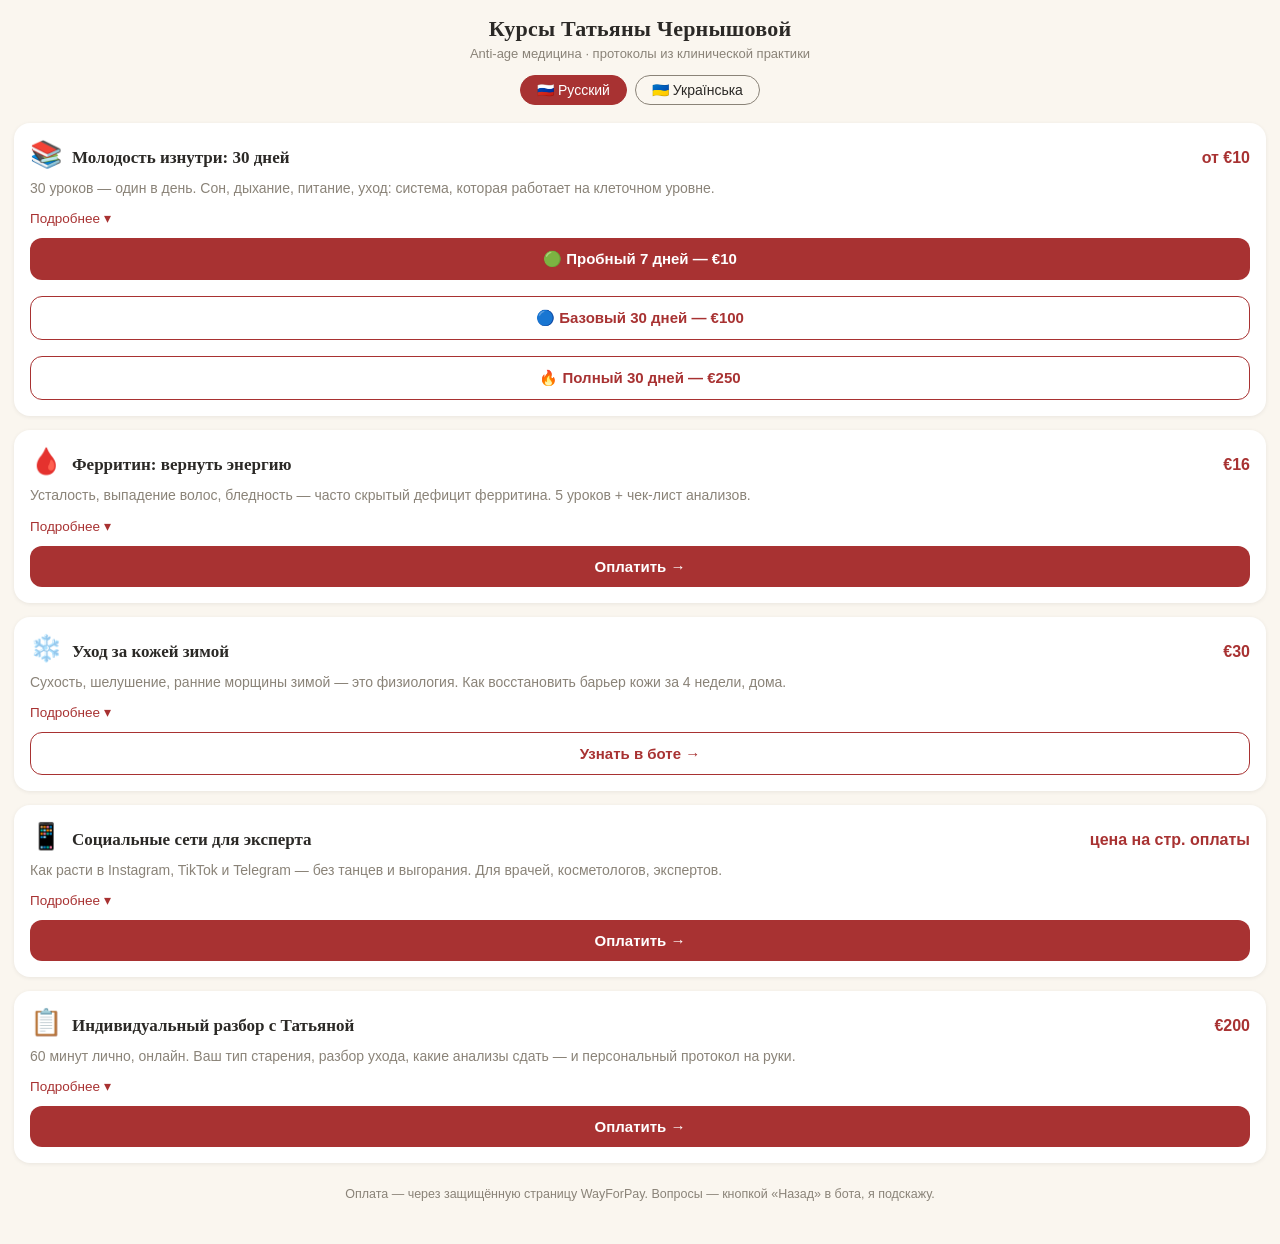
<file: index.html>
<!DOCTYPE html>
<html lang="ru">
<head>
<meta charset="utf-8">
<meta name="viewport" content="width=device-width, initial-scale=1, maximum-scale=1">
<title>Курсы Татьяны Чернышовой</title>
<script src="https://telegram.org/js/telegram-web-app.js"></script>
<style>
  :root {
    --bg: var(--tg-theme-bg-color, #faf6ef);
    --card: var(--tg-theme-secondary-bg-color, #ffffff);
    --text: var(--tg-theme-text-color, #2b2926);
    --hint: var(--tg-theme-hint-color, #8a8378);
    --accent: #a83232;
    --accent-soft: #f3e3e0;
  }
  * { margin: 0; padding: 0; box-sizing: border-box; }
  body {
    font-family: -apple-system, BlinkMacSystemFont, "Segoe UI", Roboto, sans-serif;
    background: var(--bg); color: var(--text);
    padding: 16px 14px 40px;
  }
  header { text-align: center; margin-bottom: 6px; }
  header h1 {
    font-family: Georgia, "Times New Roman", serif;
    font-size: 22px; font-weight: 700; letter-spacing: .2px;
  }
  header p { color: var(--hint); font-size: 13px; margin-top: 4px; }
  .lang {
    display: flex; justify-content: center; gap: 8px; margin: 14px 0 18px;
  }
  .lang button {
    border: 1px solid var(--hint); background: transparent; color: var(--text);
    border-radius: 20px; padding: 6px 16px; font-size: 14px; cursor: pointer;
  }
  .lang button.active { background: var(--accent); border-color: var(--accent); color: #fff; }
  .grid { display: flex; flex-direction: column; gap: 14px; }
  .card {
    background: var(--card); border-radius: 16px; padding: 16px;
    box-shadow: 0 1px 4px rgba(0,0,0,.07);
  }
  .card .top { display: flex; align-items: baseline; gap: 10px; }
  .card .emoji { font-size: 26px; }
  .card h2 {
    font-family: Georgia, serif; font-size: 17px; font-weight: 700; flex: 1;
  }
  .card .price {
    color: var(--accent); font-weight: 700; font-size: 16px; white-space: nowrap;
  }
  .card .desc { color: var(--hint); font-size: 14px; line-height: 1.45; margin: 8px 0 12px; }
  .card details { margin-bottom: 12px; }
  .card summary {
    color: var(--accent); font-size: 13.5px; cursor: pointer; list-style: none;
  }
  .card summary::after { content: " ▾"; }
  .card details[open] summary::after { content: " ▴"; }
  .card .more { font-size: 14px; line-height: 1.5; margin-top: 8px; white-space: pre-line; }
  .buy {
    display: block; width: 100%; text-align: center; text-decoration: none;
    background: var(--accent); color: #fff; font-weight: 600; font-size: 15px;
    padding: 12px; border-radius: 12px; border: none; cursor: pointer;
  }
  .buy.secondary { background: transparent; color: var(--accent); border: 1.5px solid var(--accent); margin-top: 8px; }
  .tariffs { display: flex; flex-direction: column; gap: 8px; }
  .note { text-align: center; color: var(--hint); font-size: 12.5px; margin-top: 22px; line-height: 1.5; }
</style>
</head>
<body>
<header>
  <h1 id="t-title"></h1>
  <p id="t-sub"></p>
</header>
<div class="lang">
  <button id="btn-ru" onclick="setLang('ru')">🇷🇺 Русский</button>
  <button id="btn-ua" onclick="setLang('ua')">🇺🇦 Українська</button>
</div>
<div class="grid" id="grid"></div>
<p class="note" id="t-note"></p>

<script>
const WEBHOOK = "https://script.google.com/macros/s/AKfycbwMvQxzlnc-T01Kk_Ynby0bYBTobC7v_TD0UBe78W0cTe7qoIsgXLCEjj8COL_9DoIwsQ/exec";
const tg = window.Telegram && window.Telegram.WebApp;
if (tg) { tg.ready(); tg.expand(); }

const I18N = {
  ru: {
    title: "Курсы Татьяны Чернышовой",
    sub: "Anti-age медицина · протоколы из клинической практики",
    note: "Оплата — через защищённую страницу WayForPay.\nВопросы — кнопкой «Назад» в бота, я подскажу.",
    buy: "Оплатить",
    open: "Подробнее",
    inbot: "Узнать в боте",
  },
  ua: {
    title: "Курси Тетяни Чернишової",
    sub: "Anti-age медицина · протоколи з клінічної практики",
    note: "Оплата — через захищену сторінку WayForPay.\nПитання — кнопкою «Назад» у бота, я підкажу.",
    buy: "Оплатити",
    open: "Детальніше",
    inbot: "Дізнатися в боті",
  },
};

// Каталог. urls: null => кнопки оплаты нет (пока не настроена) — ведём в бота.
const COURSES = {
  ru: [
    { id: "30days", emoji: "📚", title: "Молодость изнутри: 30 дней", price: "от €10",
      desc: "30 уроков — один в день. Сон, дыхание, питание, уход: система, которая работает на клеточном уровне.",
      more: "Не детокс. Не марафон. Протоколы из клинической практики Татьяны.\n\n🟢 Пробный (7 уроков) — €10\n🔵 Базовый (30 уроков + ответы Татьяны в группе) — €100\n🔥 Полный (+ консультация в начале и в конце) — €250",
      tariffs: [
        { label: "🟢 Пробный 7 дней — €10", url: "https://secure.wayforpay.com/button/b1dfd9c78fe33" },
        { label: "🔵 Базовый 30 дней — €100", url: "https://secure.wayforpay.com/button/b14ba4175039e" },
        { label: "🔥 Полный 30 дней — €250", url: "https://secure.wayforpay.com/button/b3df5a30271ea" },
      ] },
    { id: "ferritin", emoji: "🩸", title: "Ферритин: вернуть энергию", price: "€16",
      desc: "Усталость, выпадение волос, бледность — часто скрытый дефицит ферритина. 5 уроков + чек-лист анализов.",
      more: "— Какие анализы сдать (точные цифры, не «в норме»)\n— Почему БАДы железа часто не работают\n— Как поднять и удержать ферритин\n— Связь с щитовидкой, эстрогенами и кожей",
      url: "https://secure.wayforpay.com/button/b55749e6e1ec8" },
    { id: "winter_skin", emoji: "❄️", title: "Уход за кожей зимой", price: "€30",
      desc: "Сухость, шелушение, ранние морщины зимой — это физиология. Как восстановить барьер кожи за 4 недели, дома.",
      more: "— Какие компоненты в уходе работают, а какие вредят\n— Что есть и пить, чтобы кожа не обезвоживалась\n— 5 уроков + протокол ухода",
      url: null },
    { id: "social", emoji: "📱", title: "Социальные сети для эксперта", price: "цена на стр. оплаты",
      desc: "Как расти в Instagram, TikTok и Telegram — без танцев и выгорания. Для врачей, косметологов, экспертов.",
      more: "— Как выбрать платформу под свою экспертизу\n— Структура контента который реально читают\n— Как монетизировать без агрессивных продаж\n— Алгоритмы 2026",
      url: "https://secure.wayforpay.com/button/b4af6c7878dfb" },
    { id: "consult", emoji: "📋", title: "Индивидуальный разбор с Татьяной", price: "€200",
      desc: "60 минут лично, онлайн. Ваш тип старения, разбор ухода, какие анализы сдать — и персональный протокол на руки.",
      more: "Это не общие рекомендации. Это разбор именно вашего случая:\n— почему уходит тонус, появляются отёки или тусклость\n— что в вашем уходе работает против вас\n— конкретный протокол: питание, сон, уход",
      url: "https://secure.wayforpay.com/page?vkh=69c6e97a-39f8-448f-8277-18f922d1dba8" },
  ],
  ua: [
    { id: "30days", emoji: "📚", title: "Молодість зсередини: 30 днів", price: "від €10",
      desc: "30 уроків — один на день. Сон, дихання, харчування, догляд: система, що працює на клітинному рівні.",
      more: "Не детокс. Не марафон. Протоколи з клінічної практики Тетяни.\n\n🟢 Пробний (7 уроків) — €10\n🔵 Базовий (30 уроків + відповіді Тетяни в групі) — €100\n🔥 Повний (+ консультація на початку і в кінці) — €250",
      tariffs: [
        { label: "🟢 Пробний 7 днів — €10", url: "https://secure.wayforpay.com/button/b1dfd9c78fe33" },
        { label: "🔵 Базовий 30 днів — €100", url: "https://secure.wayforpay.com/button/b14ba4175039e" },
        { label: "🔥 Повний 30 днів — €250", url: "https://secure.wayforpay.com/button/b3df5a30271ea" },
      ] },
    { id: "fascia", emoji: "🧘", title: "Фасціальний біль", price: "1000 грн",
      desc: "Коли болить «усе тіло», а аналізи в нормі. 11 уроків: вправи під кожну зону скутості, валик, дихання.",
      more: "Конкретний покроковий план на 2 тижні:\n— вправи під кожну зону скутості\n— самомасаж валиком\n— техніка дихання, що знімає напругу",
      url: "https://secure.wayforpay.com/button/bfdbad490d98f" },
    { id: "social", emoji: "📱", title: "Соціальні мережі для експерта", price: "ціна на стор. оплати",
      desc: "Як зростати в Instagram, TikTok і Telegram — без танців і вигорання. Для лікарів, косметологів, експертів.",
      more: "— Як обрати платформу під свою експертизу\n— Структура контенту який реально читають\n— Як монетизувати без агресивних продажів\n— Алгоритми 2026",
      url: "https://secure.wayforpay.com/button/b4af6c7878dfb" },
    { id: "book", emoji: "📖", title: "Книга «Склянка води»", price: "ціна на стор. оплати",
      desc: "Про лімфатичну систему, водний баланс і просту систему підтримки тіла. Інструкція, яка працює.",
      more: "— Чому лімфа — головна система детоксу\n— Прості техніки запуску лімфи на 5 хвилин на день\n— Зв'язок водного балансу зі шкірою, енергією, набряками",
      url: "https://secure.wayforpay.com/button/bcaafaf774eaa" },
    { id: "consult", emoji: "📋", title: "Індивідуальний розбір з Тетяною", price: "€200",
      desc: "60 хвилин особисто, онлайн. Ваш тип старіння, розбір догляду, які аналізи здати — і персональний протокол.",
      more: "Це не загальні рекомендації. Це розбір саме вашого випадку:\n— чому йде тонус, з'являються набряки або тьмяність\n— що у вашому догляді працює проти вас\n— конкретний протокол: харчування, сон, догляд",
      url: "https://secure.wayforpay.com/page?vkh=69c6e97a-39f8-448f-8277-18f922d1dba8" },
  ],
};

const BOT_URL = "https://t.me/dr_chernyshova_bot";
let lang = "ru";
const tgLang = tg && tg.initDataUnsafe && tg.initDataUnsafe.user && tg.initDataUnsafe.user.language_code;
if (tgLang && tgLang.startsWith("uk")) lang = "ua";

function track(event, source) {
  try {
    const uid = (tg && tg.initDataUnsafe && tg.initDataUnsafe.user && tg.initDataUnsafe.user.id) || 0;
    fetch(WEBHOOK, {
      method: "POST", mode: "no-cors",
      headers: { "Content-Type": "application/json" },
      body: JSON.stringify({
        timestamp: new Date().toISOString(), record: "event", event: event,
        telegram_id: uid, telegram_username: "", lang: lang, direction: "b2c",
        source: source || "webapp",
      }),
    });
  } catch (e) { /* аналитика не должна ломать витрину */ }
}

function openPay(url, id) {
  track("webapp_pay_" + id);
  if (tg) tg.openLink(url); else window.open(url, "_blank");
}

function setLang(l) {
  lang = l;
  const t = I18N[l];
  document.getElementById("t-title").textContent = t.title;
  document.getElementById("t-sub").textContent = t.sub;
  document.getElementById("t-note").textContent = t.note;
  document.getElementById("btn-ru").className = l === "ru" ? "active" : "";
  document.getElementById("btn-ua").className = l === "ua" ? "active" : "";
  const grid = document.getElementById("grid");
  grid.replaceChildren();

  const el = (tag, cls, text) => {
    const n = document.createElement(tag);
    if (cls) n.className = cls;
    if (text !== undefined) n.textContent = text;
    return n;
  };
  const payBtn = (label, url, id, secondary) => {
    const b = el("button", "buy" + (secondary ? " secondary" : ""), label);
    b.addEventListener("click", () => openPay(url, id));
    return b;
  };

  for (const c of COURSES[l]) {
    const card = el("div", "card");

    const top = el("div", "top");
    top.appendChild(el("span", "emoji", c.emoji));
    top.appendChild(el("h2", null, c.title));
    top.appendChild(el("span", "price", c.price));
    card.appendChild(top);

    card.appendChild(el("p", "desc", c.desc));

    const details = el("details");
    details.appendChild(el("summary", null, t.open));
    details.appendChild(el("div", "more", c.more));
    card.appendChild(details);

    if (c.tariffs) {
      const box = el("div", "tariffs");
      c.tariffs.forEach((tr, i) => box.appendChild(payBtn(tr.label, tr.url, c.id + "_" + i, i > 0)));
      card.appendChild(box);
    } else if (c.url) {
      card.appendChild(payBtn(t.buy + " →", c.url, c.id, false));
    } else {
      const a = el("a", "buy secondary", t.inbot + " →");
      a.href = BOT_URL;
      card.appendChild(a);
    }
    grid.appendChild(card);
  }
}

setLang(lang);
track("webapp_open");
</script>
</body>
</html>
</file>
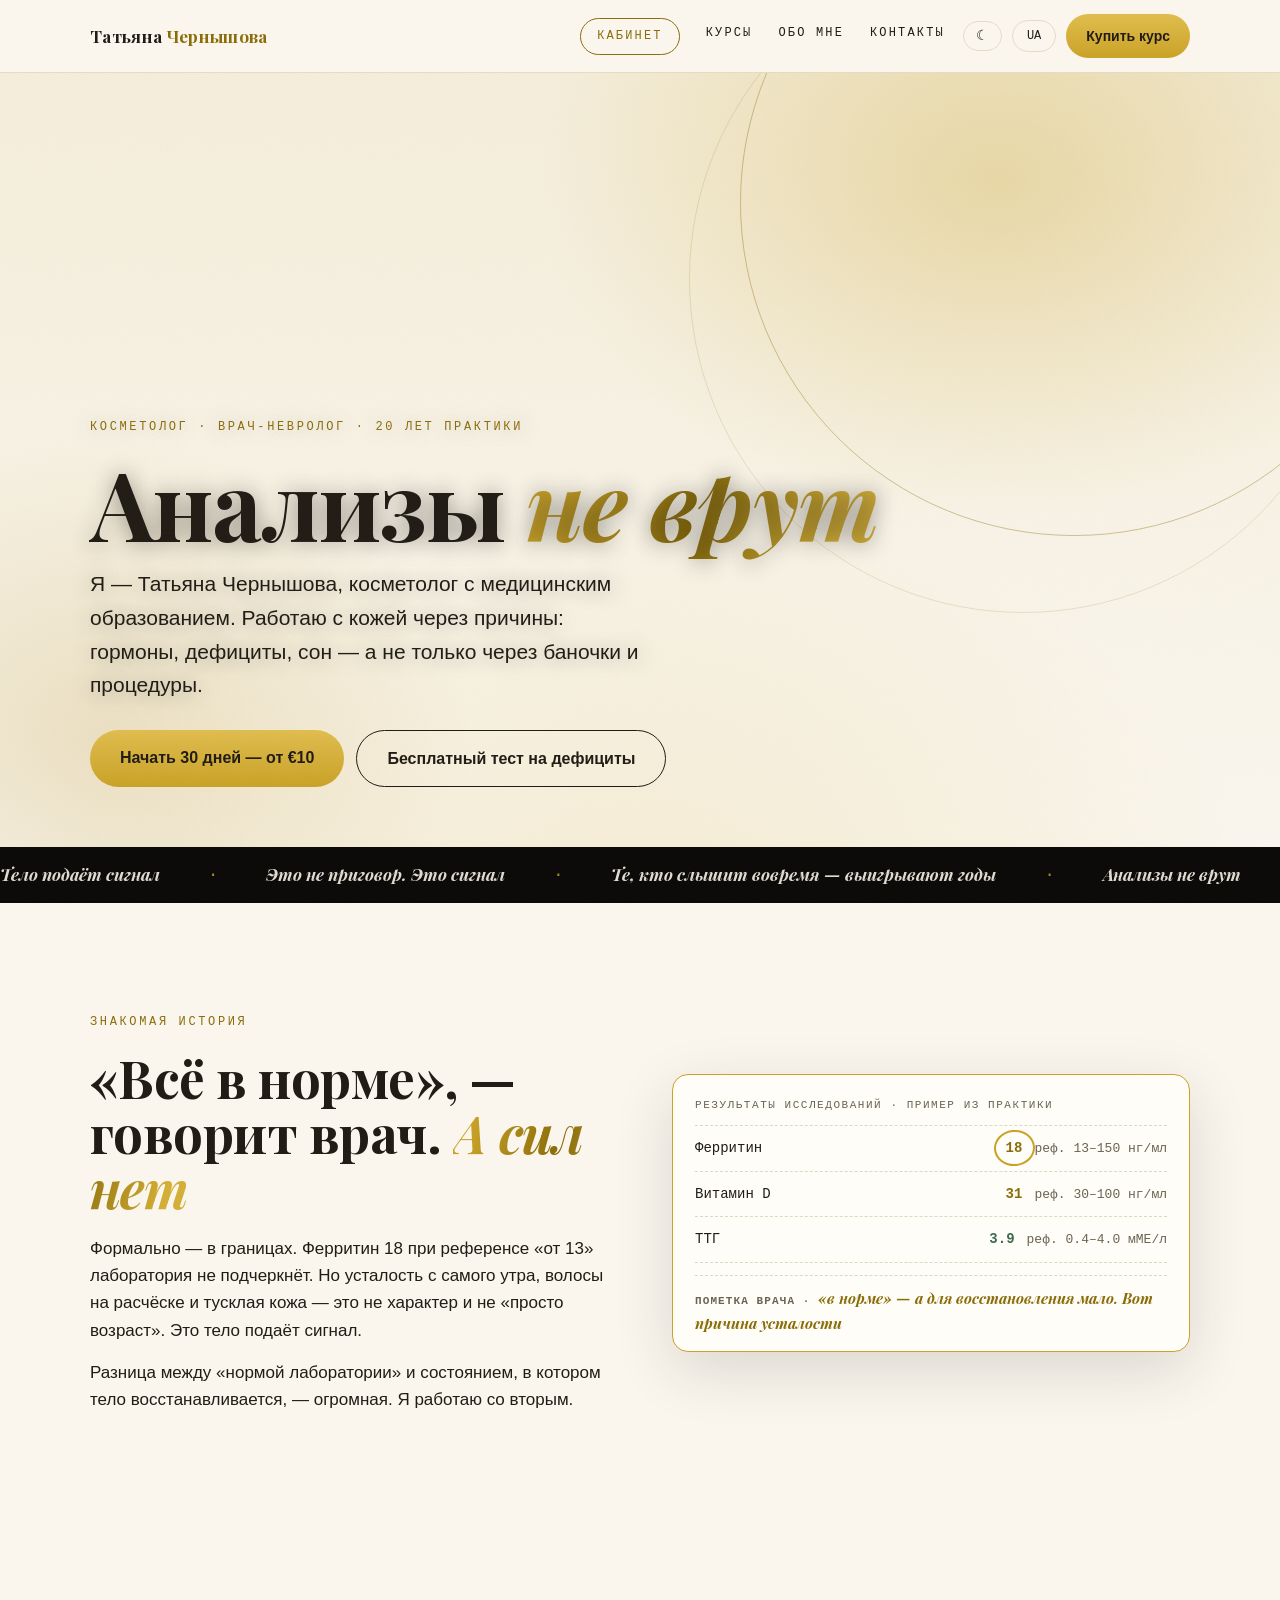
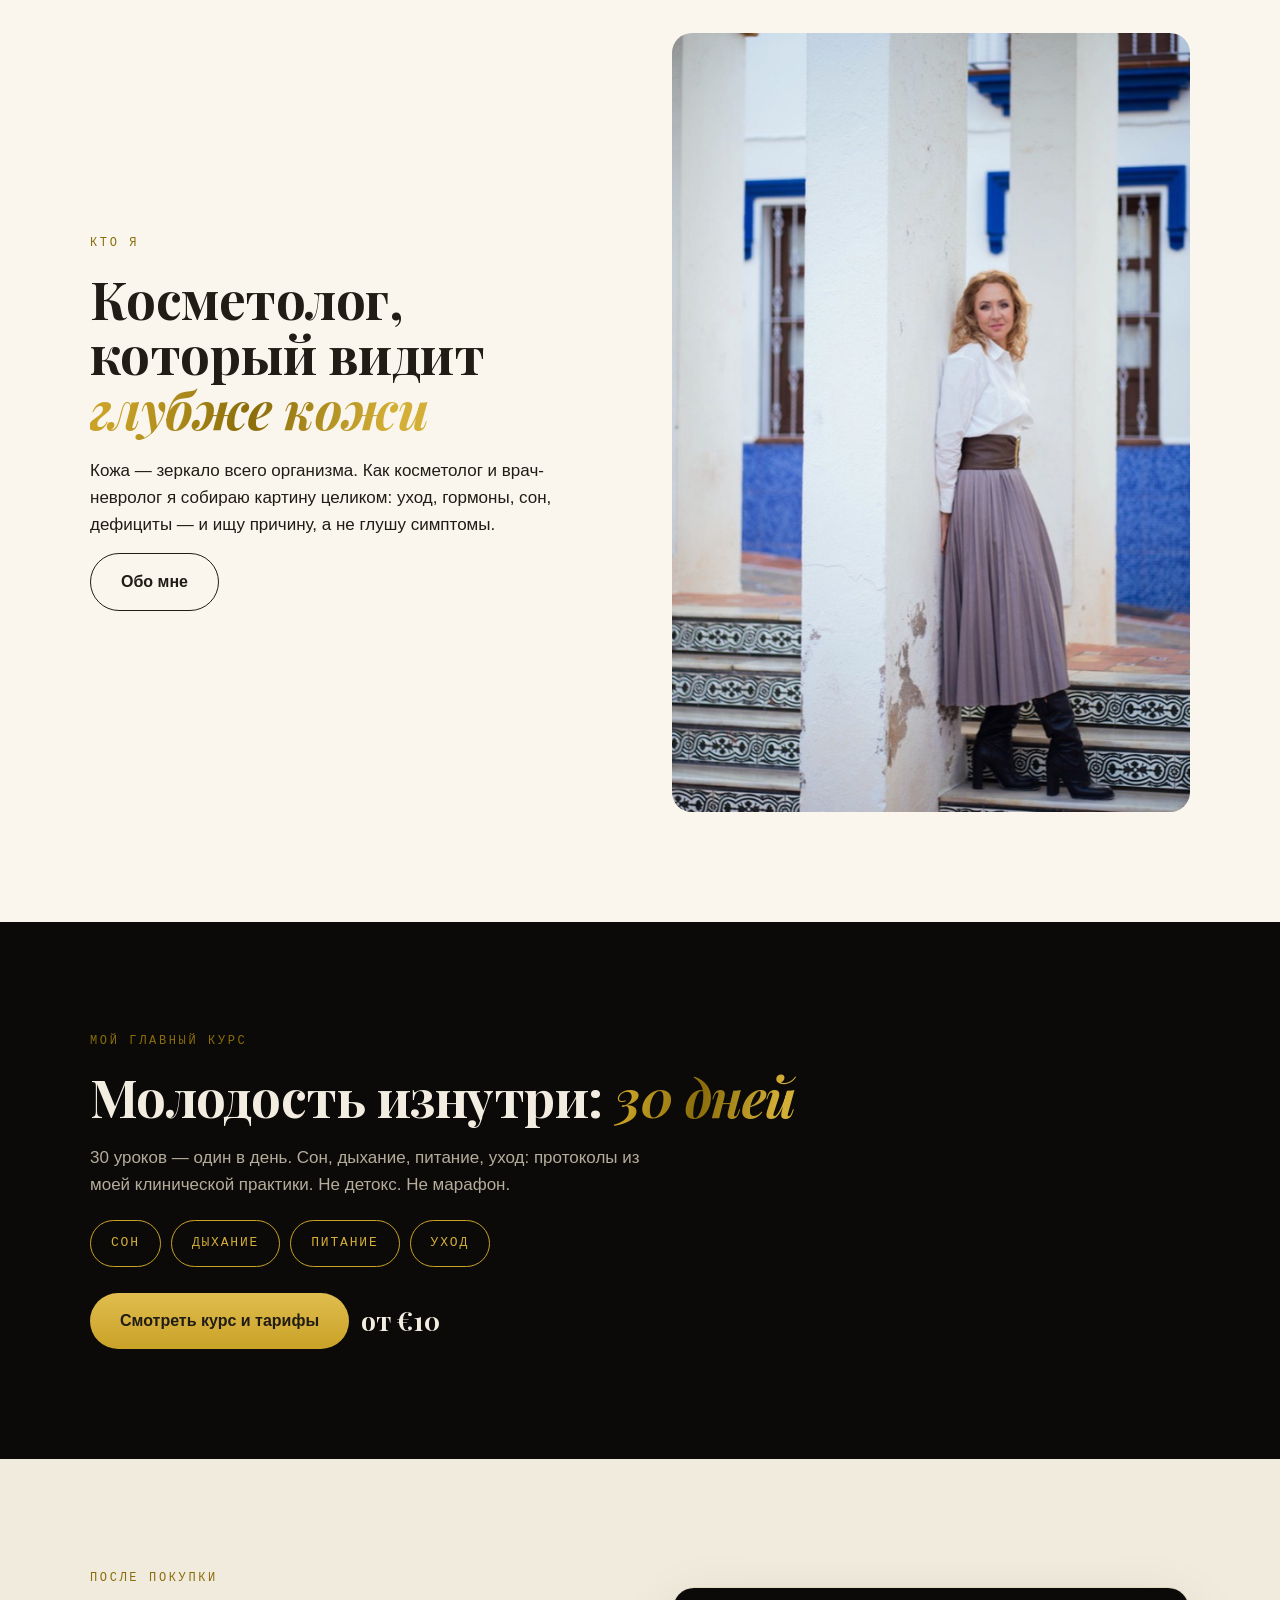
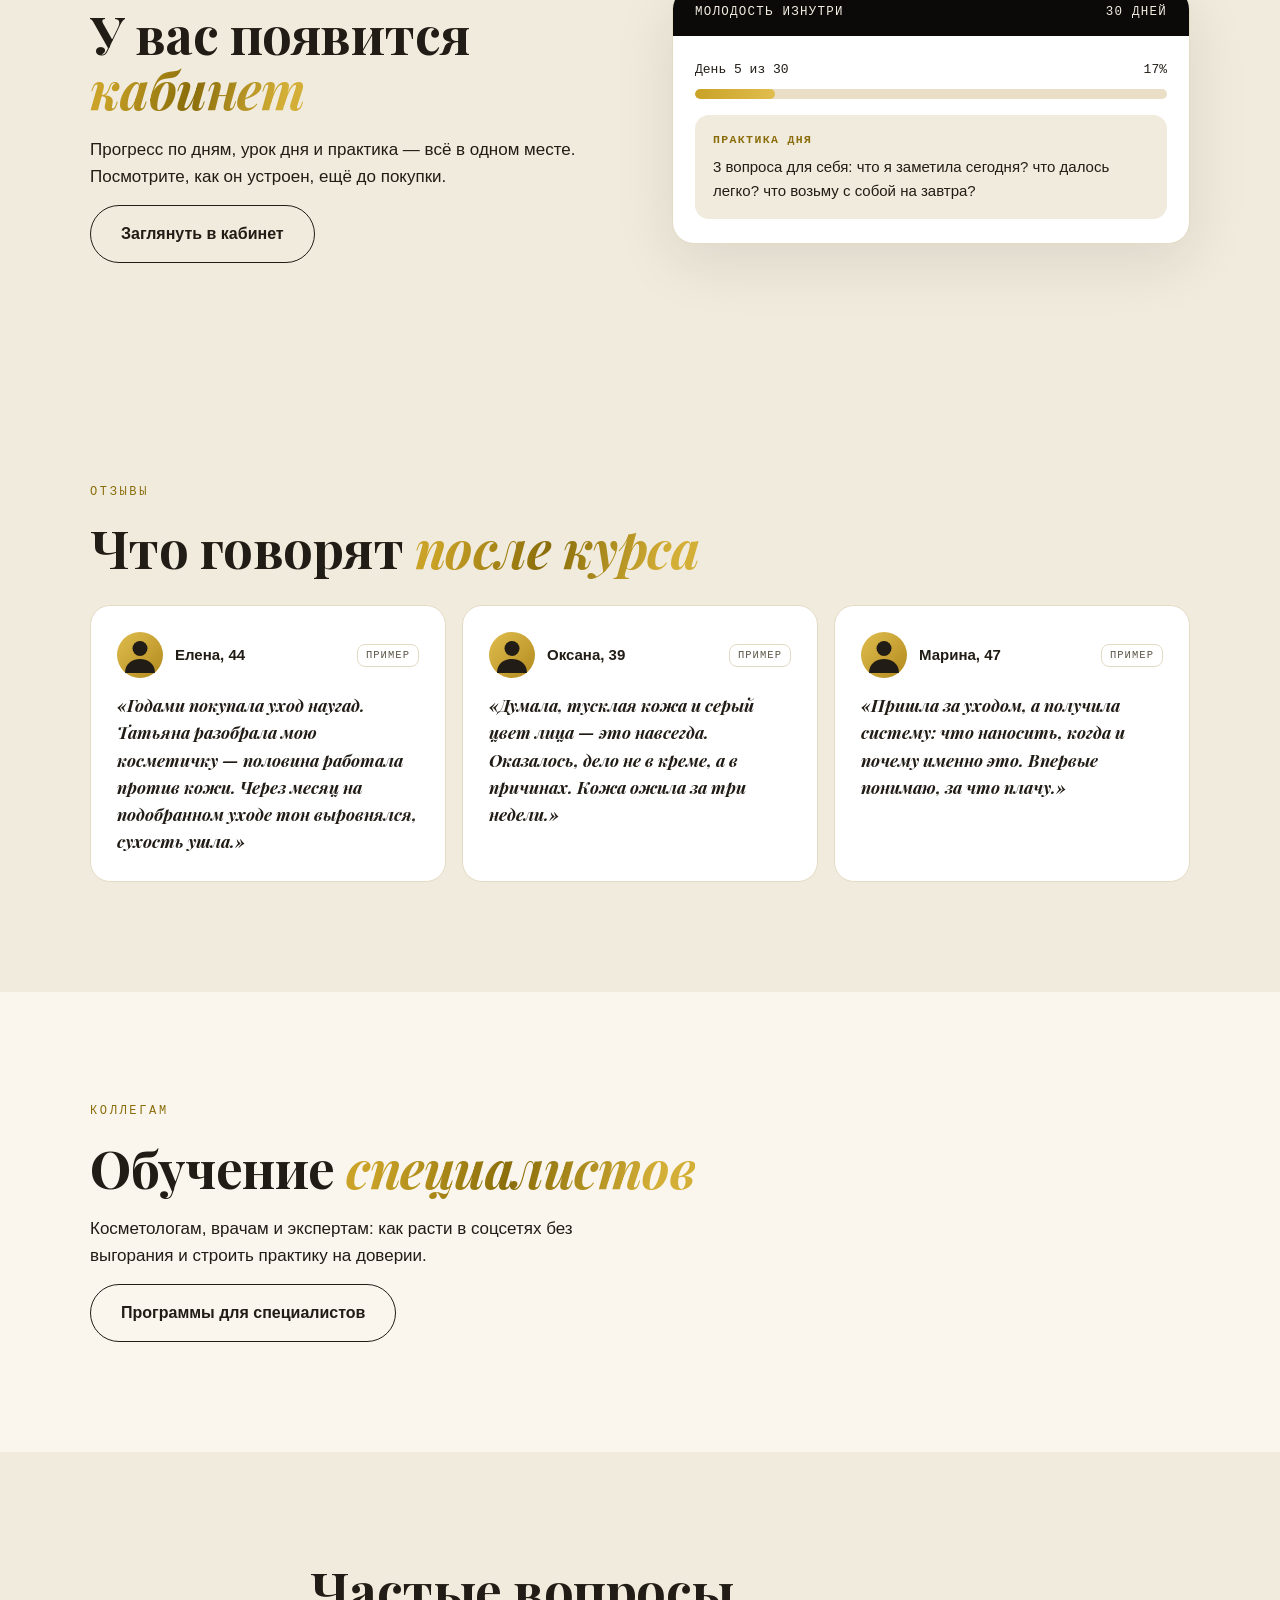
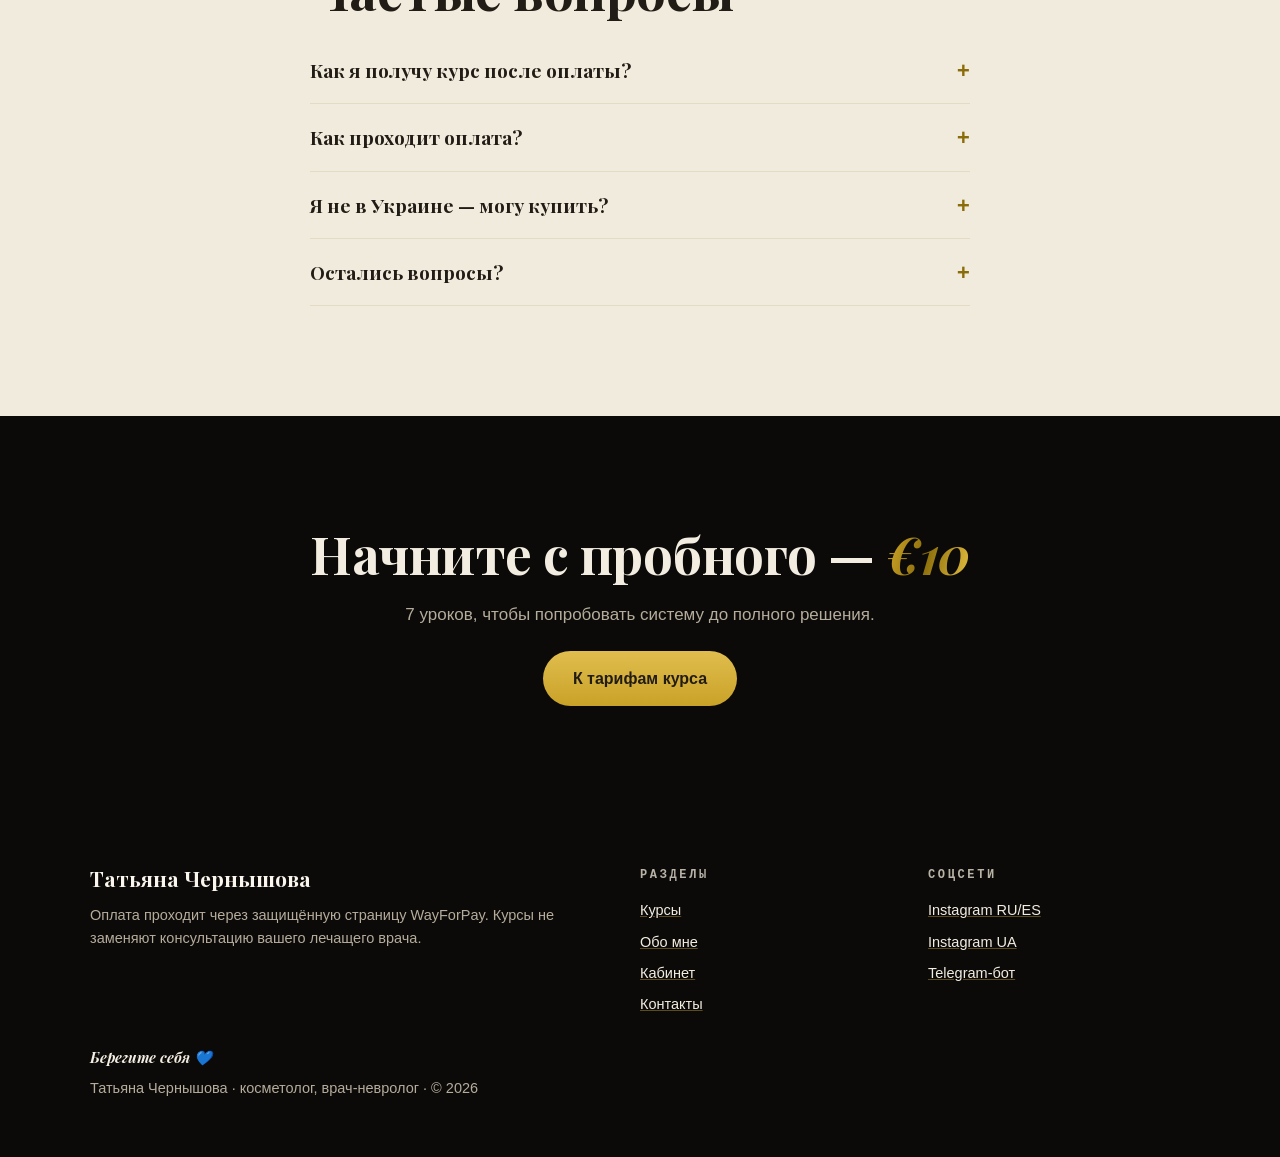
<file: site/index.html>
<!DOCTYPE html>
<html lang="ru">
<head>
<meta charset="utf-8">
<meta name="viewport" content="width=device-width, initial-scale=1">
<title>Татьяна Чернышова — косметолог</title>
<meta name="description" content="Косметолог с медицинским образованием, 20 лет практики. Кожа через причины: гормоны, дефициты, сон — и курсы anti-age.">
<meta property="og:title" content="Татьяна Чернышова — косметолог">
<meta property="og:description" content="Анализы не врут. Курс «Молодость изнутри: 30 дней» — протоколы из клинической практики.">
<meta property="og:image" content="https://andrii31che.github.io/chernyshova-shop/site/img/hero.jpg">
<meta property="og:url" content="https://andrii31che.github.io/chernyshova-shop/site/">
<meta property="og:type" content="website">
<link rel="icon" href="data:image/svg+xml,<svg xmlns='http://www.w3.org/2000/svg' viewBox='0 0 100 100'><text y='.9em' font-size='90'>🩺</text></svg>">
<link rel="icon" type="image/png" sizes="64x64" href="img/favicon.png">
<link rel="preload" href="fonts/playfair-normal-cyrillic.woff2" as="font" type="font/woff2" crossorigin>
<link rel="preload" href="fonts/playfair-normal-latin.woff2" as="font" type="font/woff2" crossorigin>
<script>try{var _t=localStorage.getItem("theme");if(_t){document.documentElement.dataset.theme=_t}else if(matchMedia("(prefers-color-scheme: dark)").matches){document.documentElement.dataset.theme="dark"}}catch(e){}</script>
<link rel="stylesheet" href="style.css">
</head>
<body data-page="home">

<header class="top"><div class="wrap top-in">
  <a class="logo" data-keep-lang href="index.html">Татьяна <span>Чернышова</span></a>
  <nav class="main">
    <a class="nav-cab" data-keep-lang data-i18n="nav_cabinet" href="cabinet.html">Кабинет</a>
    <a data-keep-lang data-i18n="nav_courses" href="courses.html">Курсы</a>
    <a data-keep-lang data-i18n="nav_about" href="about.html">Обо мне</a>
    <a data-keep-lang data-i18n="nav_contacts" href="contacts.html">Контакты</a>
  </nav>
  <div class="top-cta">
    <button class="theme-t" onclick="toggleTheme()" aria-label="Тема">☾</button>
    <button class="lang-t" id="lang-t" onclick="toggleLang()">UA</button>
    <a class="btn sm" data-keep-lang data-i18n="nav_buy" href="courses.html#tariffs">Купить курс</a>
    <button class="burger" onclick="openSheet()" aria-label="Меню"><i></i><i></i><i></i></button>
  </div>
</div></header>
<div class="sheet" id="sheet">
  <button class="close" onclick="closeSheet()" aria-label="Закрыть">×</button>
  <button class="lang-t" onclick="toggleLang()">UA</button>
  <button class="theme-t" onclick="toggleTheme()" aria-label="Тема">☾</button>
  <a class="nav-cab" data-keep-lang data-i18n="nav_cabinet" href="cabinet.html">Кабинет</a>
  <a data-keep-lang data-i18n="nav_courses" href="courses.html">Курсы</a>
  <a data-keep-lang data-i18n="nav_about" href="about.html">Обо мне</a>
  <a data-keep-lang data-i18n="nav_contacts" href="contacts.html">Контакты</a>
</div>

<!-- hero: «жидкое золото» — графическая сцена без фото -->
<div class="hero-full">
  <div class="wrap inner">
    <div class="eyebrow rise" data-i18n="h_eyebrow">Косметолог · врач-невролог · 20 лет практики</div>
    <h1 class="rise d1" data-i18n="h_h1">Анализы <em class="acc">не врут</em></h1>
    <p class="lead rise d2" data-i18n="h_lead">Я — Татьяна Чернышова, косметолог с медицинским образованием. Работаю с кожей через причины: гормоны, дефициты, сон — а не только через баночки и процедуры.</p>
    <div class="cta-row rise d3">
      <a class="btn" data-keep-lang data-i18n="h_cta1" href="courses.html#tariffs">Начать 30 дней — от €10</a>
      <a class="btn ghost" data-i18n="h_cta2" href="https://t.me/dr_chernyshova_bot" target="_blank" rel="noopener" onclick="track('site_bot_click','hero')">Бесплатный тест на дефициты</a>
    </div>
  </div>
</div>

<!-- бегущая строка фирменных фраз -->
<div class="marquee" aria-hidden="true"><div class="track">
  <span data-i18n="mq2">Тело подаёт сигнал</span><b>·</b><span data-i18n="mq3">Это не приговор. Это сигнал</span><b>·</b><span data-i18n="mq4">Те, кто слышит вовремя — выигрывают годы</span><b>·</b><span data-i18n="mq1">Анализы не врут</span><b>·</b>
  <span data-i18n="mq2">Тело подаёт сигнал</span><b>·</b><span data-i18n="mq3">Это не приговор. Это сигнал</span><b>·</b><span data-i18n="mq4">Те, кто слышит вовремя — выигрывают годы</span><b>·</b><span data-i18n="mq1">Анализы не врут</span><b>·</b>
</div></div>

<!-- сигнатура: бланк анализов -->
<section>
  <div class="wrap split">
    <div>
      <div class="eyebrow" data-i18n="b_eyebrow">Знакомая история</div>
      <h2 data-i18n="b_h2">«Всё в норме», — говорит врач. <em class="acc">А сил нет</em></h2>
      <p data-i18n="b_p1">Формально — в границах. Ферритин 18 при референсе «от 13» лаборатория не подчеркнёт. Но усталость с самого утра, волосы на расчёске и тусклая кожа — это не характер и не «просто возраст». Это тело подаёт сигнал.</p>
      <p data-i18n="b_p2">Разница между «нормой лаборатории» и состоянием, в котором тело восстанавливается, — огромная. Я работаю со вторым.</p>
    </div>
    <div class="blank" aria-label="Пример бланка анализов">
      <div class="blank-head" data-i18n="b_head">Результаты исследований · пример из практики</div>
      <div class="blank-row"><span class="name" data-i18n="b_r1">Ферритин</span><span class="val low mark-val">18</span><span class="ref" data-i18n="b_ref1">реф. 13–150 нг/мл</span></div>
      <div class="blank-row"><span class="name" data-i18n="b_r2">Витамин D</span><span class="val low">31</span><span class="ref" data-i18n="b_ref2">реф. 30–100 нг/мл</span></div>
      <div class="blank-row"><span class="name" data-i18n="b_r3">ТТГ</span><span class="val ok">3.9</span><span class="ref" data-i18n="b_ref3">реф. 0.4–4.0 мМЕ/л</span></div>
      <p class="blank-note" data-i18n="b_note"><b>ПОМЕТКА ВРАЧА · </b> «в норме» — а для восстановления мало. Вот причина усталости</p>
    </div>
  </div>
</section>

<!-- о Татьяне тизер -->
<section>
  <div class="wrap split">
    <div>
      <div class="eyebrow" data-i18n="ab_eyebrow">Кто я</div>
      <h2 data-i18n="ab_h2">Косметолог, который видит <em class="acc">глубже кожи</em></h2>
      <p data-i18n="ab_p">Кожа — зеркало всего организма. Как косметолог и врач-невролог я собираю картину целиком: уход, гормоны, сон, дефициты — и ищу причину, а не глушу симптомы.</p>
      <a class="btn ghost" data-keep-lang data-i18n="ab_btn" href="about.html">Обо мне</a>
    </div>
    <img src="img/about.jpg" alt="Татьяна Чернышова" style="border-radius:20px" loading="lazy">
  </div>
</section>

<!-- флагман -->
<section class="dark">
  <div class="wrap">
    <div class="eyebrow" data-i18n="fc_eyebrow">Мой главный курс</div>
    <h2 data-i18n="fc_h2">Молодость изнутри: <em class="acc">30 дней</em></h2>
    <p class="muted" style="max-width:560px" data-i18n="fc_p">30 уроков — один в день. Сон, дыхание, питание, уход: протоколы из моей клинической практики. Не детокс. Не марафон.</p>
    <div class="chips" style="margin-top:22px">
      <span class="chip" data-i18n="ch1">Сон</span><span class="chip" data-i18n="ch2">Дыхание</span><span class="chip" data-i18n="ch3">Питание</span><span class="chip" data-i18n="ch4">Уход</span>
    </div>
    <div class="cta-row" style="margin-top:26px; align-items:center">
      <a class="btn" data-keep-lang data-i18n="fc_btn" href="courses.html#tariffs">Смотреть курс и тарифы</a>
      <span class="display" style="font-size:26px" data-i18n="fc_price">от €10</span>
    </div>
  </div>
</section>

<!-- кабинет-тизер -->
<section class="tone">
  <div class="wrap split">
    <div>
      <div class="eyebrow" data-i18n="cabt_eyebrow">После покупки</div>
      <h2 data-i18n="cabt_h2">У вас появится <em class="acc">кабинет</em></h2>
      <p data-i18n="cabt_p">Прогресс по дням, урок дня и практика — всё в одном месте. Посмотрите, как он устроен, ещё до покупки.</p>
      <a class="btn ghost" data-keep-lang data-i18n="cabt_btn" href="cabinet.html">Заглянуть в кабинет</a>
    </div>
    <div class="cab-shell" aria-hidden="true">
      <div class="cab-bar"><span>Молодость изнутри</span><span>30 дней</span></div>
      <div class="cab-body">
        <div class="prog-label"><span data-i18n="k_day">День 5 из 30</span><span>17%</span></div>
        <div class="prog"><i style="width:17%"></i></div>
        <div class="hw"><b data-i18n="k_hw_b">Практика дня</b><span data-i18n="k_hw">3 вопроса для себя: что я заметила сегодня? что далось легко? что возьму с собой на завтра?</span></div>
      </div>
    </div>
  </div>
</section>


<!-- отзывы: включаются флагом SHOW_REVIEWS, когда придут реальные -->
<section id="reviews-sec" class="tone" hidden>
  <div class="wrap">
    <div class="eyebrow" data-i18n="r_eyebrow">Отзывы</div>
    <h2 data-i18n="r_h2">Что говорят <em class="acc">после курса</em></h2>
    <div class="tariffs" id="reviews-grid"></div>
  </div>
</section>

<!-- для специалистов -->
<section>
  <div class="wrap">
    <div class="eyebrow" data-i18n="pro_eyebrow">Коллегам</div>
    <h2 data-i18n="pro_h2">Обучение <em class="acc">специалистов</em></h2>
    <p style="max-width:560px" data-i18n="pro_p">Косметологам, врачам и экспертам: как расти в соцсетях без выгорания и строить практику на доверии.</p>
    <a class="btn ghost" data-keep-lang data-i18n="pro_btn" href="courses.html#pro">Программы для специалистов</a>
  </div>
</section>

<!-- FAQ -->
<section class="tone">
  <div class="wrap narrow faq">
    <h2 data-i18n="faq_h2">Частые вопросы</h2>
    <details><summary data-i18n="faq1_q">Как я получу курс после оплаты?</summary><p data-i18n="faq1_a">Доступ приходит в Telegram. Если после оплаты что-то не пришло — напишите в бот, разберёмся в тот же день.</p></details>
    <details><summary data-i18n="faq2_q">Как проходит оплата?</summary><p data-i18n="faq2_a">Банковской картой через защищённую страницу WayForPay. Данные карты видит только платёжная система.</p></details>
    <details><summary data-i18n="faq3_q">Я не в Украине — могу купить?</summary><p data-i18n="faq3_a">Оплата — банковской картой через WayForPay. Если карта из вашей страны не проходит — напишите в бот, подберём способ.</p></details>
    <details><summary data-i18n="faq4_q">Остались вопросы?</summary><p data-i18n="faq4_a">Напишите в бот — я или моя команда ответим.</p></details>
  </div>
</section>

<section class="dark">
  <div class="wrap" style="text-align:center">
    <h2 data-i18n="fin_h2">Начните с пробного — <em class="acc">€10</em></h2>
    <p class="muted" style="max-width:520px; margin:0 auto 22px" data-i18n="fin_p">7 уроков, чтобы попробовать систему до полного решения.</p>
    <a class="btn" data-keep-lang data-i18n="fin_btn" href="courses.html#tariffs">К тарифам курса</a>
  </div>
</section>

<footer>
  <div class="wrap">
    <div class="cols">
      <div>
        <div class="f-logo">Татьяна Чернышова</div>
        <p style="margin-top:8px" data-i18n="f_note">Оплата проходит через защищённую страницу WayForPay. Курсы не заменяют консультацию вашего лечащего врача.</p>
      </div>
      <div>
        <b class="eyebrow eyebrow--dim" data-i18n="f_nav">Разделы</b>
        <ul>
          <li><a data-keep-lang data-i18n="nav_courses" href="courses.html">Курсы</a></li>
          <li><a data-keep-lang data-i18n="nav_about" href="about.html">Обо мне</a></li>
          <li><a data-keep-lang data-i18n="nav_cabinet" href="cabinet.html">Кабинет</a></li>
          <li><a data-keep-lang data-i18n="nav_contacts" href="contacts.html">Контакты</a></li>
        </ul>
      </div>
      <div>
        <b class="eyebrow eyebrow--dim" data-i18n="f_soc">Соцсети</b>
        <ul>
          <li><a href="https://www.instagram.com/doctor.chernyshova_spain/" target="_blank" rel="noopener">Instagram RU/ES</a></li>
          <li><a href="https://www.instagram.com/doctor.chernyshovatatiana/" target="_blank" rel="noopener">Instagram UA</a></li>
          <li><a href="https://t.me/dr_chernyshova_bot" target="_blank" rel="noopener" onclick="track('site_bot_click','footer')">Telegram-бот</a></li>
        </ul>
      </div>
    </div>
    <p data-i18n="f_sign" style="font-family:var(--serif); font-style:italic; color:var(--ivory); margin-bottom:8px">Берегите себя 💙</p>
    <p>Татьяна Чернышова · косметолог, врач-невролог · © 2026</p>
  </div>
</footer>

<script src="app.js"></script>
<script>
/* Отзывы: SHOW_REVIEWS=true когда Татьяна пришлёт реальные (заменить тексты!) */
const SHOW_REVIEWS = true;
const REVIEWS = {
  ru: [
    { q: "Годами покупала уход наугад. Татьяна разобрала мою косметичку — половина работала против кожи. Через месяц на подобранном уходе тон выровнялся, сухость ушла.", a: "Елена, 44", demo: true },
    { q: "Думала, тусклая кожа и серый цвет лица — это навсегда. Оказалось, дело не в креме, а в причинах. Кожа ожила за три недели.", a: "Оксана, 39", demo: true },
    { q: "Пришла за уходом, а получила систему: что наносить, когда и почему именно это. Впервые понимаю, за что плачу.", a: "Марина, 47", demo: true },
  ],
  ua: [
    { q: "Роками купувала догляд навмання. Тетяна розібрала мою косметичку — половина працювала проти шкіри. За місяць на підібраному догляді тон вирівнявся, сухість пішла.", a: "Олена, 44", demo: true },
    { q: "Думала, тьмяна шкіра й сірий колір обличчя — це назавжди. Виявилося, справа не в кремі, а в причинах. Шкіра ожила за три тижні.", a: "Оксана, 39", demo: true },
    { q: "Прийшла по догляд, а отримала систему: що наносити, коли й чому саме це. Вперше розумію, за що плачу.", a: "Марина, 47", demo: true },
  ],
};
function renderReviews() {
  const sec = document.getElementById("reviews-sec");
  if (!SHOW_REVIEWS) { sec.hidden = true; return; }
  sec.hidden = false;
  const grid = document.getElementById("reviews-grid");
  grid.replaceChildren();
  REVIEWS[lang].forEach(function (r) {
    const c = document.createElement("div"); c.className = "tariff";
    const head = document.createElement("div"); head.className = "r-head";
    const ava = document.createElement("span"); ava.className = "r-ava";
    if (r.photo) {
      const im = document.createElement("img"); im.src = r.photo; im.alt = r.a;
      im.style.cssText = "width:100%;height:100%;object-fit:cover;border-radius:50%";
      ava.append(im);
    } else {
      ava.innerHTML = '<svg viewBox="0 0 46 46" width="46" height="46" aria-hidden="true"><circle cx="23" cy="16.5" r="7.5" fill="#211c15"/><path d="M8 41c0-10 8-14 15-14s15 4 15 14" fill="#211c15"/></svg>';
    }
    const nm = document.createElement("span"); nm.className = "r-name"; nm.textContent = r.a;
    head.append(ava, nm);
    if (r.demo) {
      const tg = document.createElement("span"); tg.className = "r-tag";
      tg.textContent = lang === "ua" ? "приклад" : "пример";
      head.append(tg);
    }
    const q = document.createElement("p"); q.style.cssText = "font-family:var(--serif);font-style:italic;font-size:17px;flex:1";
    q.textContent = "«" + r.q + "»";
    c.append(head, q);
    grid.append(c);
  });
}
renderReviews();
const _tl2 = toggleLang; toggleLang = function () { _tl2(); renderReviews(); };
</script>
</body>
</html>
</file>
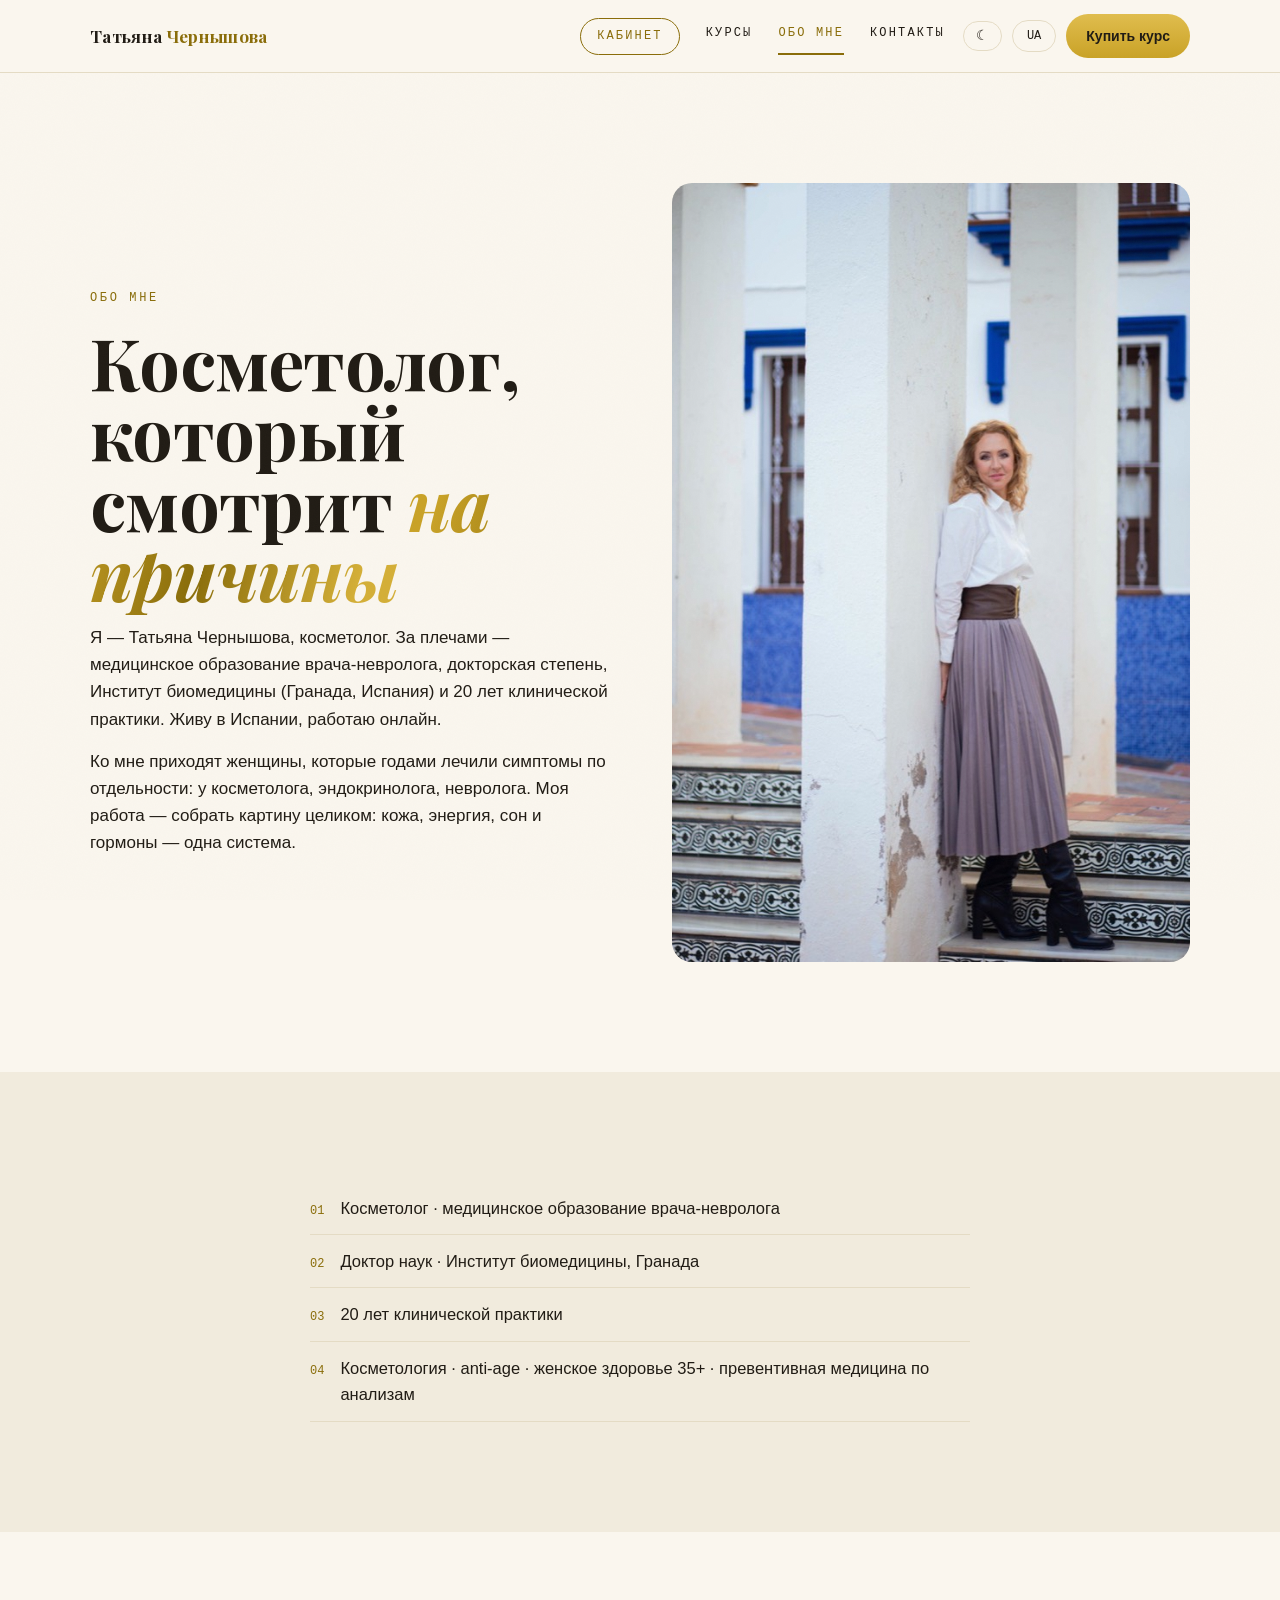
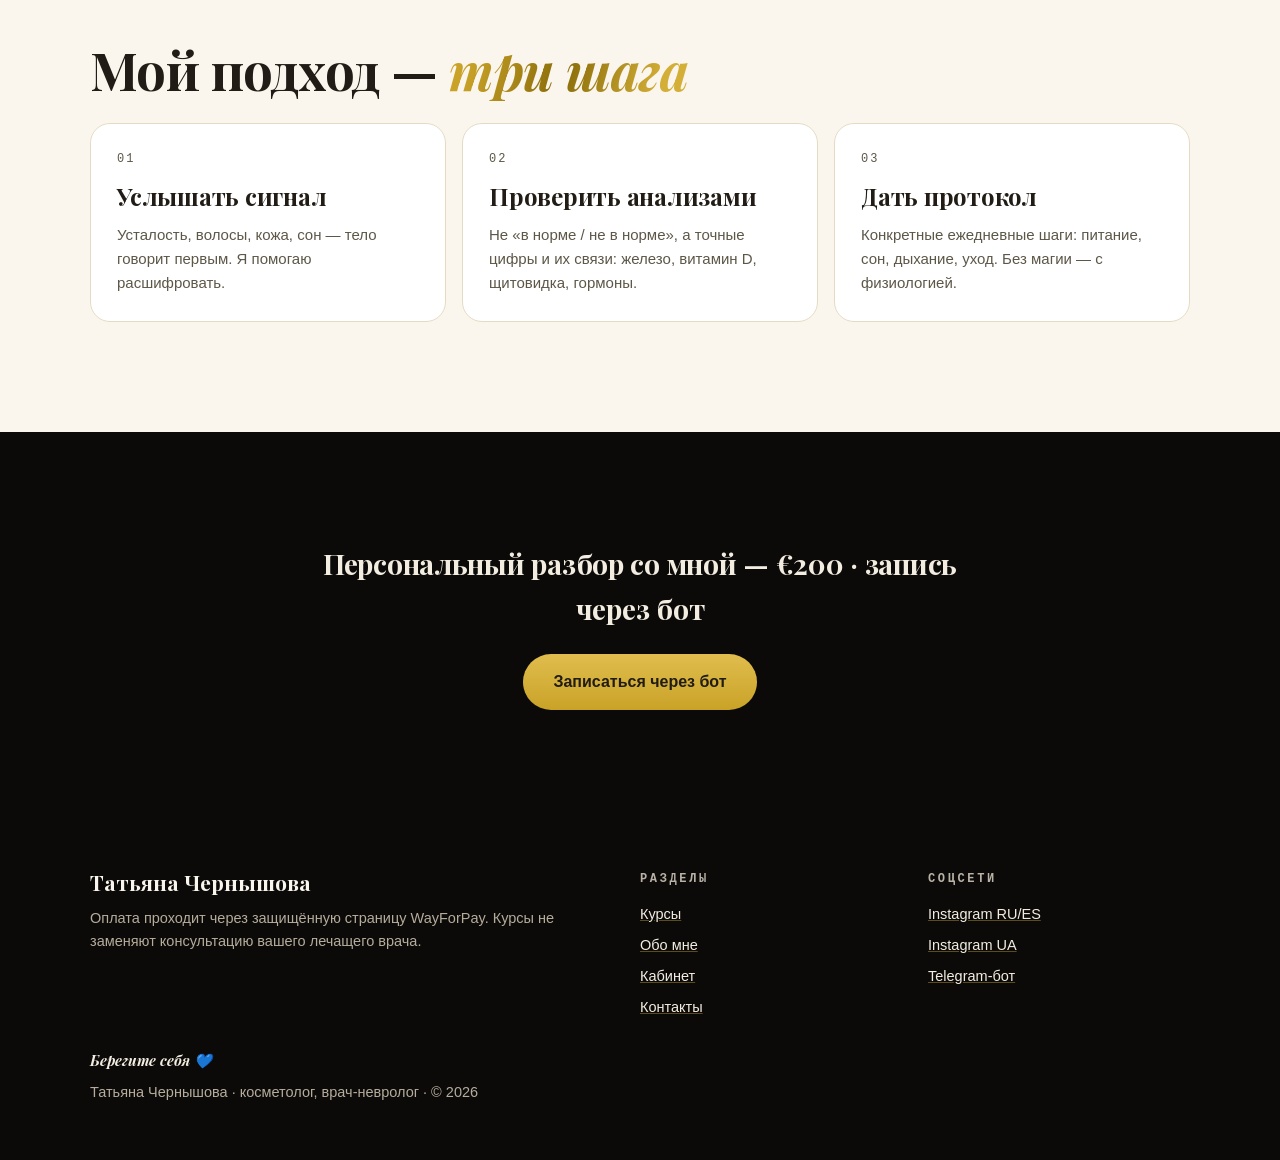
<file: site/about.html>
<!DOCTYPE html>
<html lang="ru">
<head>
<meta charset="utf-8">
<meta name="viewport" content="width=device-width, initial-scale=1">
<title>Обо мне — Татьяна Чернышова</title>
<meta name="description" content="Врач-невролог и косметолог, доктор наук, Институт биомедицины (Гранада). 20 лет клинической практики.">
<meta property="og:title" content="Татьяна Чернышова — обо мне">
<meta property="og:description" content="Невролог и косметолог в одном лице. 20 лет практики, работа с причинами по анализам.">
<meta property="og:image" content="https://andrii31che.github.io/chernyshova-shop/site/img/about.jpg">
<meta property="og:url" content="https://andrii31che.github.io/chernyshova-shop/site/about.html">
<link rel="icon" href="data:image/svg+xml,<svg xmlns='http://www.w3.org/2000/svg' viewBox='0 0 100 100'><text y='.9em' font-size='90'>🩺</text></svg>">
<link rel="icon" type="image/png" sizes="64x64" href="img/favicon.png">
<link rel="preload" href="fonts/playfair-normal-cyrillic.woff2" as="font" type="font/woff2" crossorigin>
<link rel="preload" href="fonts/playfair-normal-latin.woff2" as="font" type="font/woff2" crossorigin>
<script>try{var _t=localStorage.getItem("theme");if(_t){document.documentElement.dataset.theme=_t}else if(matchMedia("(prefers-color-scheme: dark)").matches){document.documentElement.dataset.theme="dark"}}catch(e){}</script>
<link rel="stylesheet" href="style.css">
</head>
<body data-page="about">

<header class="top"><div class="wrap top-in">
  <a class="logo" data-keep-lang href="index.html">Татьяна <span>Чернышова</span></a>
  <nav class="main">
    <a class="nav-cab" data-keep-lang data-i18n="nav_cabinet" href="cabinet.html">Кабинет</a>
    <a data-keep-lang data-i18n="nav_courses" href="courses.html">Курсы</a>
    <a class="here" data-keep-lang data-i18n="nav_about" href="about.html">Обо мне</a>
    <a data-keep-lang data-i18n="nav_contacts" href="contacts.html">Контакты</a>
  </nav>
  <div class="top-cta">
    <button class="theme-t" onclick="toggleTheme()" aria-label="Тема">☾</button>
    <button class="lang-t" id="lang-t" onclick="toggleLang()">UA</button>
    <a class="btn sm" data-keep-lang data-i18n="nav_buy" href="courses.html#tariffs">Купить курс</a>
    <button class="burger" onclick="openSheet()" aria-label="Меню"><i></i><i></i><i></i></button>
  </div>
</div></header>
<div class="sheet" id="sheet">
  <button class="close" onclick="closeSheet()" aria-label="Закрыть">×</button>
  <button class="lang-t" onclick="toggleLang()">UA</button>
  <button class="theme-t" onclick="toggleTheme()" aria-label="Тема">☾</button>
  <a class="nav-cab" data-keep-lang data-i18n="nav_cabinet" href="cabinet.html">Кабинет</a>
  <a data-keep-lang data-i18n="nav_courses" href="courses.html">Курсы</a>
  <a class="here" data-keep-lang data-i18n="nav_about" href="about.html">Обо мне</a>
  <a data-keep-lang data-i18n="nav_contacts" href="contacts.html">Контакты</a>
</div>

<section>
  <div class="wrap split">
    <div>
      <div class="eyebrow rise" data-i18n="a_eyebrow">Обо мне</div>
      <h1 class="rise d1 h1-sub" data-i18n="a_h1">Косметолог, который смотрит <em class="acc">на причины</em></h1>
      <p class="rise d2" style="margin-top:16px" data-i18n="a_p1">Я — Татьяна Чернышова, косметолог. За плечами — медицинское образование врача-невролога, докторская степень, Институт биомедицины (Гранада, Испания) и 20 лет клинической практики. Живу в Испании, работаю онлайн.</p>
      <p class="rise d2" data-i18n="a_p2">Ко мне приходят женщины, которые годами лечили симптомы по отдельности: у косметолога, эндокринолога, невролога. Моя работа — собрать картину целиком: кожа, энергия, сон и гормоны — одна система.</p>
    </div>
    <img class="rise d2" src="img/about.jpg" alt="Татьяна Чернышова" style="border-radius:20px" loading="lazy">
  </div>
</section>

<section class="tone">
  <div class="wrap narrow">
    <ul class="fact-list">
      <li><span class="m">01</span><span data-i18n="a_f1">Косметолог · медицинское образование врача-невролога</span></li>
      <li><span class="m">02</span><span data-i18n="a_f2">Доктор наук · Институт биомедицины, Гранада</span></li>
      <li><span class="m">03</span><span data-i18n="a_f3">20 лет клинической практики</span></li>
      <li><span class="m">04</span><span data-i18n="a_f4">Косметология · anti-age · женское здоровье 35+ · превентивная медицина по анализам</span></li>
    </ul>
  </div>
</section>

<section>
  <div class="wrap">
    <h2 data-i18n="a_ph_h2">Мой подход — <em class="acc">три шага</em></h2>
    <div class="tariffs" style="margin-top:26px">
      <div class="tariff">
        <span class="t-name">01</span>
        <h3 style="margin-top:8px" data-i18n="a_s1_h">Услышать сигнал</h3>
        <p class="muted" style="font-size:15px" data-i18n="a_s1_p">Усталость, волосы, кожа, сон — тело говорит первым. Я помогаю расшифровать.</p>
      </div>
      <div class="tariff">
        <span class="t-name">02</span>
        <h3 style="margin-top:8px" data-i18n="a_s2_h">Проверить анализами</h3>
        <p class="muted" style="font-size:15px" data-i18n="a_s2_p">Не «в норме / не в норме», а точные цифры и их связи: железо, витамин D, щитовидка, гормоны.</p>
      </div>
      <div class="tariff">
        <span class="t-name">03</span>
        <h3 style="margin-top:8px" data-i18n="a_s3_h">Дать протокол</h3>
        <p class="muted" style="font-size:15px" data-i18n="a_s3_p">Конкретные ежедневные шаги: питание, сон, дыхание, уход. Без магии — с физиологией.</p>
      </div>
    </div>
  </div>
</section>

<section class="dark">
  <div class="wrap" style="text-align:center">
    <p class="display" style="font-size:clamp(20px,3.4vw,28px); max-width:680px; margin:0 auto 22px" data-i18n="a_cta">Персональный разбор со мной — €200 · запись через бот</p>
    <a class="btn" data-i18n="a_cta_btn" href="https://t.me/dr_chernyshova_bot" target="_blank" rel="noopener" onclick="track('site_bot_click','about_consult')">Записаться через бот</a>
  </div>
</section>

<footer>
  <div class="wrap">
    <div class="cols">
      <div>
        <div class="f-logo">Татьяна Чернышова</div>
        <p style="margin-top:8px" data-i18n="f_note">Оплата проходит через защищённую страницу WayForPay. Курсы не заменяют консультацию вашего лечащего врача.</p>
      </div>
      <div>
        <b class="eyebrow eyebrow--dim" data-i18n="f_nav">Разделы</b>
        <ul>
          <li><a data-keep-lang data-i18n="nav_courses" href="courses.html">Курсы</a></li>
          <li><a data-keep-lang data-i18n="nav_about" href="about.html">Обо мне</a></li>
          <li><a data-keep-lang data-i18n="nav_cabinet" href="cabinet.html">Кабинет</a></li>
          <li><a data-keep-lang data-i18n="nav_contacts" href="contacts.html">Контакты</a></li>
        </ul>
      </div>
      <div>
        <b class="eyebrow eyebrow--dim" data-i18n="f_soc">Соцсети</b>
        <ul>
          <li><a href="https://www.instagram.com/doctor.chernyshova_spain/" target="_blank" rel="noopener">Instagram RU/ES</a></li>
          <li><a href="https://www.instagram.com/doctor.chernyshovatatiana/" target="_blank" rel="noopener">Instagram UA</a></li>
          <li><a href="https://t.me/dr_chernyshova_bot" target="_blank" rel="noopener" onclick="track('site_bot_click','footer')">Telegram-бот</a></li>
        </ul>
      </div>
    </div>
    <p data-i18n="f_sign" style="font-family:var(--serif); font-style:italic; color:var(--ivory); margin-bottom:8px">Берегите себя 💙</p>
    <p>Татьяна Чернышова · косметолог, врач-невролог · © 2026</p>
  </div>
</footer>

<script src="app.js"></script>
</body>
</html>
</file>
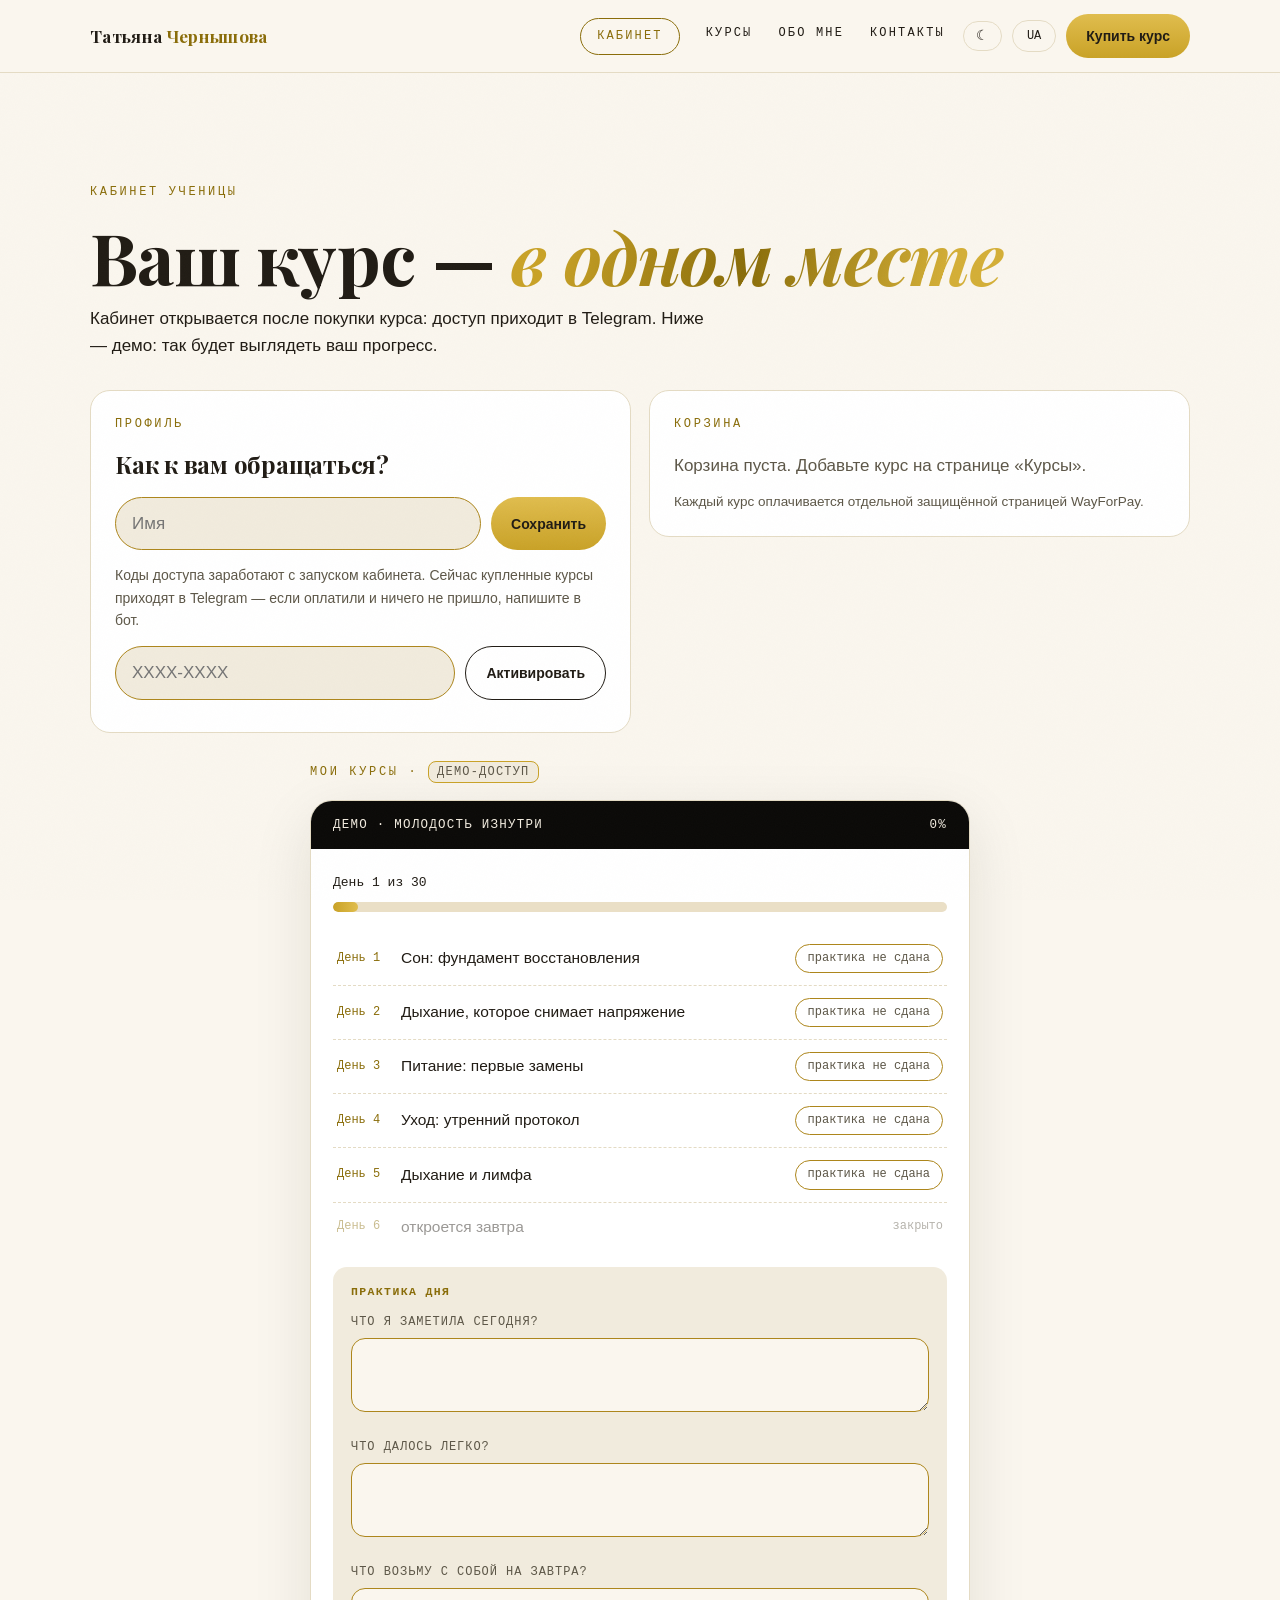
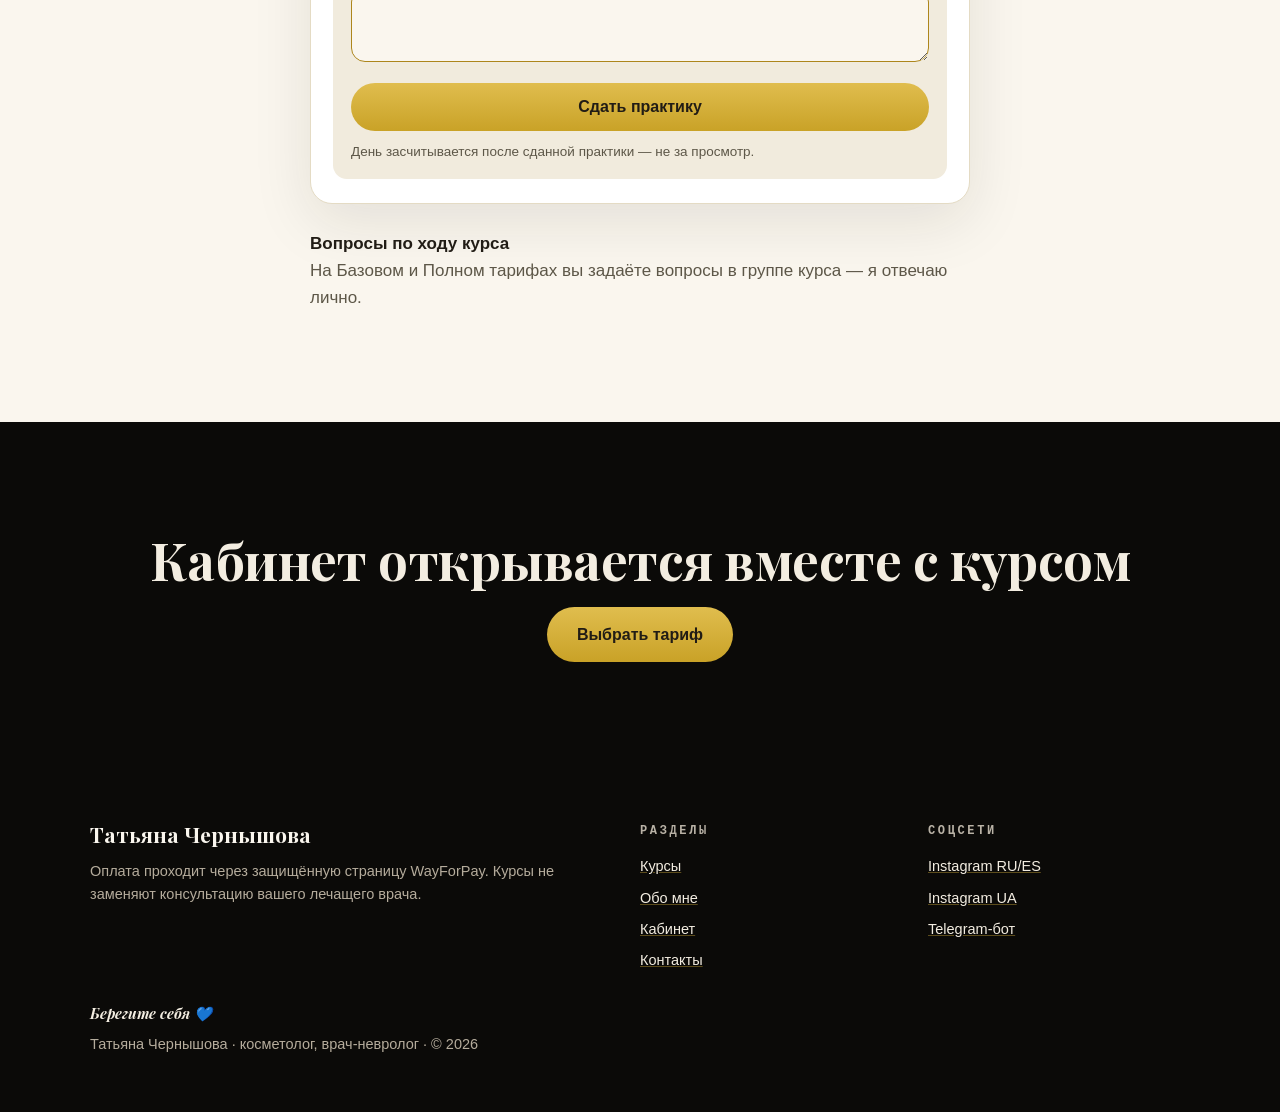
<file: site/cabinet.html>
<!DOCTYPE html>
<html lang="ru">
<head>
<meta charset="utf-8">
<meta name="viewport" content="width=device-width, initial-scale=1">
<title>Кабинет — Татьяна Чернышова</title>
<meta name="description" content="Кабинет ученицы: прогресс по дням, урок дня и практика. Открывается после покупки курса.">
<meta property="og:title" content="Кабинет ученицы — Татьяна Чернышова">
<meta property="og:description" content="Прогресс по дням, урок дня и практика — всё в одном месте.">
<meta property="og:image" content="https://andrii31che.github.io/chernyshova-shop/site/img/hero.jpg">
<meta property="og:url" content="https://andrii31che.github.io/chernyshova-shop/site/cabinet.html">
<link rel="icon" href="data:image/svg+xml,<svg xmlns='http://www.w3.org/2000/svg' viewBox='0 0 100 100'><text y='.9em' font-size='90'>🩺</text></svg>">
<link rel="icon" type="image/png" sizes="64x64" href="img/favicon.png">
<link rel="preload" href="fonts/playfair-normal-cyrillic.woff2" as="font" type="font/woff2" crossorigin>
<link rel="preload" href="fonts/playfair-normal-latin.woff2" as="font" type="font/woff2" crossorigin>
<script>try{var _t=localStorage.getItem("theme");if(_t){document.documentElement.dataset.theme=_t}else if(matchMedia("(prefers-color-scheme: dark)").matches){document.documentElement.dataset.theme="dark"}}catch(e){}</script>
<link rel="stylesheet" href="style.css">
</head>
<body data-page="cabinet">

<header class="top"><div class="wrap top-in">
  <a class="logo" data-keep-lang href="index.html">Татьяна <span>Чернышова</span></a>
  <nav class="main">
    <a class="nav-cab here" data-keep-lang data-i18n="nav_cabinet" href="cabinet.html">Кабинет</a>
    <a data-keep-lang data-i18n="nav_courses" href="courses.html">Курсы</a>
    <a data-keep-lang data-i18n="nav_about" href="about.html">Обо мне</a>
    <a data-keep-lang data-i18n="nav_contacts" href="contacts.html">Контакты</a>
  </nav>
  <div class="top-cta">
    <button class="theme-t" onclick="toggleTheme()" aria-label="Тема">☾</button>
    <button class="lang-t" id="lang-t" onclick="toggleLang()">UA</button>
    <a class="btn sm" data-keep-lang data-i18n="nav_buy" href="courses.html#tariffs">Купить курс</a>
    <button class="burger" onclick="openSheet()" aria-label="Меню"><i></i><i></i><i></i></button>
  </div>
</div></header>
<div class="sheet" id="sheet">
  <button class="close" onclick="closeSheet()" aria-label="Закрыть">×</button>
  <button class="lang-t" onclick="toggleLang()">UA</button>
  <button class="theme-t" onclick="toggleTheme()" aria-label="Тема">☾</button>
  <a class="here nav-cab" data-keep-lang data-i18n="nav_cabinet" href="cabinet.html">Кабинет</a>
  <a data-keep-lang data-i18n="nav_courses" href="courses.html">Курсы</a>
  <a data-keep-lang data-i18n="nav_about" href="about.html">Обо мне</a>
  <a data-keep-lang data-i18n="nav_contacts" href="contacts.html">Контакты</a>
</div>

<section style="padding-bottom:30px">
  <div class="wrap">
    <div class="eyebrow rise" data-i18n="k_eyebrow">Кабинет ученицы</div>
    <h1 class="rise d1 h1-sub" id="lk-hello" data-i18n="k_h1">Ваш курс — <em class="acc">в одном месте</em></h1>
    <p class="lead rise d2" style="max-width:620px; margin-top:14px" data-i18n="k_lead">Кабинет открывается после покупки курса: доступ приходит в Telegram. Ниже — демо: так будет выглядеть ваш прогресс.</p>
  </div>
</section>

<section style="padding-top:0; padding-bottom:30px">
  <div class="wrap lk-grid">
    <div class="lk-card">
      <div class="eyebrow" data-i18n="p_prof_h">Профиль</div>
      <h2><span data-i18n="p_name_l">Как к вам обращаться?</span></h2>
      <div class="field">
        <input type="text" id="lk-name" maxlength="40" placeholder="Имя">
        <button class="btn sm" id="lk-name-save" data-i18n="p_save">Сохранить</button>
      </div>
      <p class="muted" style="margin-top:14px; font-size:14px" data-i18n="p_code_note">Коды доступа заработают с запуском кабинета. Сейчас купленные курсы приходят в Telegram — если оплатили и ничего не пришло, напишите в бот.</p>
      <div class="field">
        <input type="text" id="lk-code" placeholder="XXXX-XXXX" aria-label="Код доступа">
        <button class="btn ghost sm" id="lk-code-btn" data-i18n="p_code_btn">Активировать</button>
      </div>
      <p class="muted" id="lk-code-msg" style="margin-top:8px; font-size:13.5px"></p>
    </div>
    <div class="lk-card">
      <div class="eyebrow" data-i18n="p_cart_h">Корзина</div>
      <div id="lk-cart"></div>
      <p class="muted" style="margin-top:12px; font-size:13.5px" data-i18n="p_cart_note">Каждый курс оплачивается отдельной защищённой страницей WayForPay.</p>
    </div>
  </div>
</section>

<section style="padding-top:0">
  <div class="wrap narrow">
    <div class="eyebrow"><span data-i18n="p_my_h">Мои курсы</span> · <span class="tag-demo" data-i18n="p_demo_tag">Демо-доступ</span></div>
    <div class="cab-shell">
      <div class="cab-bar"><span data-i18n="k_bar">Демо · Молодость изнутри</span><span id="cab-pct">17%</span></div>
      <div class="cab-body">
        <div class="prog-label"><span id="cab-day" data-i18n="k_day">День 5 из 30</span></div>
        <div class="prog"><i id="cab-bar-i" style="width:17%"></i></div>
        <ul class="day-list" id="day-list">
          <li data-day="1"><span class="n">День 1</span><span data-i18n="k_l1">Сон: фундамент восстановления</span><span class="st">отметить</span></li>
          <li data-day="2"><span class="n">День 2</span><span data-i18n="k_l2">Дыхание, которое снимает напряжение</span><span class="st">отметить</span></li>
          <li data-day="3"><span class="n">День 3</span><span data-i18n="k_l3">Питание: первые замены</span><span class="st">отметить</span></li>
          <li data-day="4"><span class="n">День 4</span><span data-i18n="k_l4">Уход: утренний протокол</span><span class="st">отметить</span></li>
          <li data-day="5"><span class="n">День 5</span><span data-i18n="k_l5">Дыхание и лимфа</span><span class="st">отметить</span></li>
          <li class="lock"><span class="n">День 6</span><span data-i18n="k_lock">откроется завтра</span><span class="st" data-i18n="k_lock_st">закрыто</span></li>
        </ul>
        <div class="hw hw-form">
          <b data-i18n="p_hw_h">Практика дня</b>
          <label for="hw1" data-i18n="p_hw_q1">Что я заметила сегодня?</label>
          <textarea id="hw1"></textarea>
          <label for="hw2" data-i18n="p_hw_q2">Что далось легко?</label>
          <textarea id="hw2"></textarea>
          <label for="hw3" data-i18n="p_hw_q3">Что возьму с собой на завтра?</label>
          <textarea id="hw3"></textarea>
          <button class="btn block" id="hw-send" data-i18n="p_hw_send">Сдать практику</button>
          <p class="muted" id="hw-msg" style="margin-top:10px; font-size:13.5px" data-i18n="p_hw_note">День засчитывается после сданной практики — не за просмотр.</p>
        </div>
      </div>
    </div>
    <p style="margin-top:26px"><b data-i18n="k_q_h">Вопросы по ходу курса</b><br><span class="muted" data-i18n="k_q_p">На Базовом и Полном тарифах вы задаёте вопросы в группе курса — я отвечаю лично.</span></p>
  </div>
</section>

<section class="dark">
  <div class="wrap" style="text-align:center">
    <h2 data-i18n="k_buy_h2">Кабинет открывается вместе с курсом</h2>
    <a class="btn" data-keep-lang data-i18n="k_buy_btn" href="courses.html#tariffs">Выбрать тариф</a>
  </div>
</section>

<footer>
  <div class="wrap">
    <div class="cols">
      <div>
        <div class="f-logo">Татьяна Чернышова</div>
        <p style="margin-top:8px" data-i18n="f_note">Оплата проходит через защищённую страницу WayForPay. Курсы не заменяют консультацию вашего лечащего врача.</p>
      </div>
      <div>
        <b class="eyebrow eyebrow--dim" data-i18n="f_nav">Разделы</b>
        <ul>
          <li><a data-keep-lang data-i18n="nav_courses" href="courses.html">Курсы</a></li>
          <li><a data-keep-lang data-i18n="nav_about" href="about.html">Обо мне</a></li>
          <li><a data-keep-lang data-i18n="nav_cabinet" href="cabinet.html">Кабинет</a></li>
          <li><a data-keep-lang data-i18n="nav_contacts" href="contacts.html">Контакты</a></li>
        </ul>
      </div>
      <div>
        <b class="eyebrow eyebrow--dim" data-i18n="f_soc">Соцсети</b>
        <ul>
          <li><a href="https://www.instagram.com/doctor.chernyshova_spain/" target="_blank" rel="noopener">Instagram RU/ES</a></li>
          <li><a href="https://www.instagram.com/doctor.chernyshovatatiana/" target="_blank" rel="noopener">Instagram UA</a></li>
          <li><a href="https://t.me/dr_chernyshova_bot" target="_blank" rel="noopener" onclick="track('site_bot_click','footer')">Telegram-бот</a></li>
        </ul>
      </div>
    </div>
    <p data-i18n="f_sign" style="font-family:var(--serif); font-style:italic; color:var(--ivory); margin-bottom:8px">Берегите себя 💙</p>
    <p>Татьяна Чернышова · косметолог, врач-невролог · © 2026</p>
  </div>
</footer>

<script src="app.js"></script>
<script>
/* ── ЛК: имя, код, корзина, сдача практики ── */
function lkT(ru, ua) { return lang === "ua" ? ua : ru; }
function renderHello() {
  let n = ""; try { n = localStorage.getItem("lk_name") || ""; } catch (e) {}
  if (n) document.getElementById("lk-hello").innerHTML =
    (lang === "ua" ? "Вітаю, " : "Здравствуйте, ") + n.replace(/[<>&"']/g, "") + ' <em class="acc">✳</em>';
}
function lkInit() {
  const inp = document.getElementById("lk-name");
  try { inp.value = localStorage.getItem("lk_name") || ""; } catch (e) {}
  renderHello();
  document.getElementById("lk-name-save").addEventListener("click", function () {
    try { localStorage.setItem("lk_name", inp.value.trim()); } catch (e) {}
    renderHello(); track("site_lk_name");
  });
  document.getElementById("lk-code-btn").addEventListener("click", function () {
    document.getElementById("lk-code-msg").textContent =
      lkT("Коды доступа заработают с запуском кабинета — сейчас доступ приходит в Telegram после оплаты.",
          "Коди доступу запрацюють із запуском кабінету — зараз доступ приходить у Telegram після оплати.");
    track("site_lk_code_try");
  });
  document.getElementById("hw-send").addEventListener("click", function () {
    const a = ["hw1", "hw2", "hw3"].map(function (i) { return document.getElementById(i).value.trim(); });
    const msg = document.getElementById("hw-msg");
    if (a.join("").length < 10) {
      msg.textContent = lkT("Заполните хотя бы один ответ — практика и есть курс.", "Заповніть хоча б одну відповідь — практика і є курс.");
      return;
    }
    try { localStorage.setItem("lk_hw_" + done_key(), JSON.stringify(a)); } catch (e) {}
    const total = window.cabMarkNext ? window.cabMarkNext() : 0;
    ["hw1", "hw2", "hw3"].forEach(function (i) { document.getElementById(i).value = ""; });
    msg.textContent = lkT("Практика сдана — день " + total + " засчитан!", "Практику здано — день " + total + " зараховано!");
    track("site_lk_hw_done");
  });
  lkCart();
}
function done_key() { return String(new Date().getTime()); }
function lkCart() {
  const box = document.getElementById("lk-cart");
  const items = cartGet();
  box.replaceChildren();
  if (!items.length) {
    const p = document.createElement("p"); p.className = "muted";
    p.textContent = lkT("Корзина пуста. Добавьте курс на странице «Курсы».", "Кошик порожній. Додайте курс на сторінці «Курси».");
    box.append(p); return;
  }
  let sum = 0, hasGrn = false;
  items.forEach(function (id) {
    const it = CART_ITEMS[id]; if (!it) return;
    const row = document.createElement("div"); row.className = "cart-row";
    const nm = document.createElement("span"); nm.className = "nm"; nm.textContent = it[lang] || it.ru;
    const pr = document.createElement("span"); pr.className = "pr";
    if (it.price) { pr.textContent = "€" + it.price; sum += it.price; }
    else if (it.grn) { pr.textContent = it.grn + " грн"; hasGrn = true; }
    else pr.textContent = lkT("цена на стр. оплаты", "ціна на стор. оплати");
    const pay = document.createElement("button"); pay.className = "btn sm"; pay.textContent = lkT("Оплатить", "Оплатити");
    pay.addEventListener("click", function () { openPay(PAY[id], id + "_cart"); });
    const rm = document.createElement("button"); rm.className = "rm"; rm.textContent = lkT("убрать", "прибрати");
    rm.addEventListener("click", function () { cartRemove(id); lkCart(); });
    row.append(nm, pr, pay, rm); box.append(row);
  });
  const total = document.createElement("p");
  total.style.cssText = "margin-top:12px; font-family:var(--serif); font-weight:700; font-size:19px";
  total.textContent = lkT("Итого", "Разом") + ": €" + sum + (hasGrn ? " + 1000 грн" : "");
  box.append(total);
}
lkInit();
const _tl3 = toggleLang;
toggleLang = function () { _tl3(); lkCart(); renderHello(); };
</script>
</body>
</html>
</file>
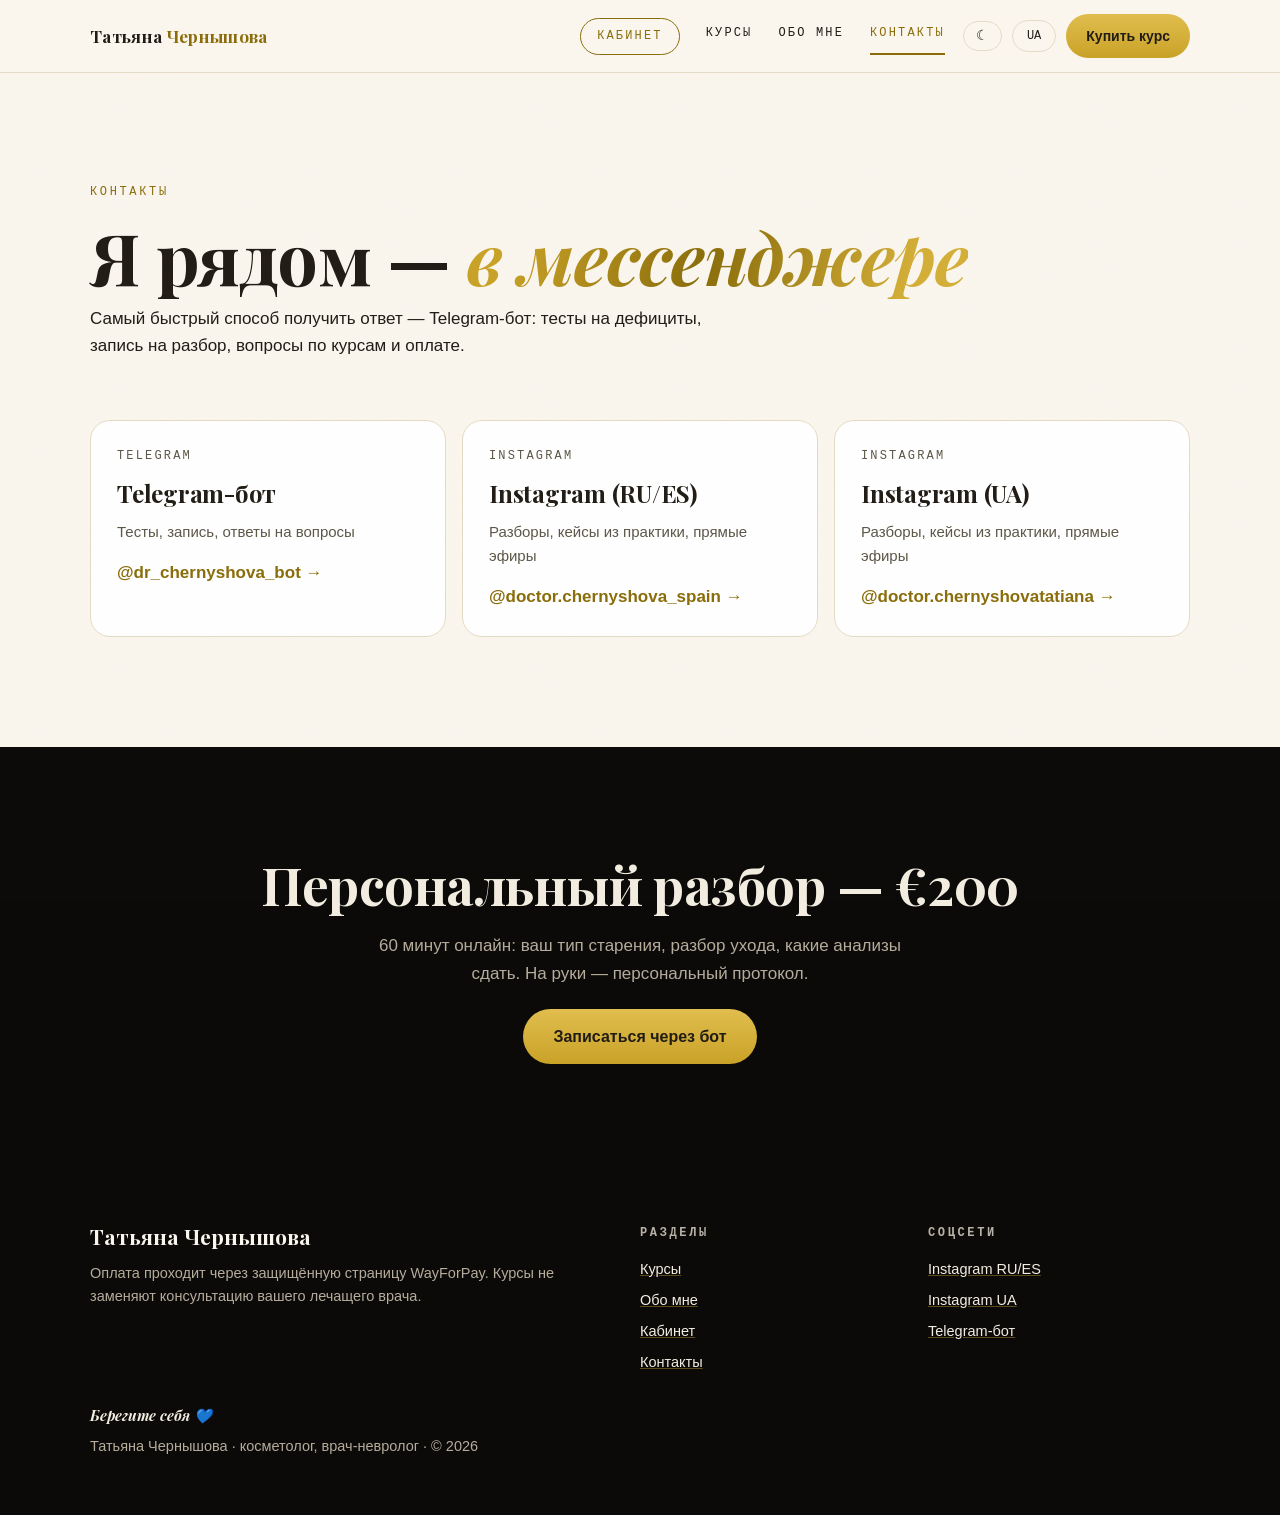
<file: site/contacts.html>
<!DOCTYPE html>
<html lang="ru">
<head>
<meta charset="utf-8">
<meta name="viewport" content="width=device-width, initial-scale=1">
<title>Контакты — Татьяна Чернышова</title>
<meta name="description" content="Telegram-бот, Instagram и запись на персональный разбор с Татьяной Чернышовой.">
<meta property="og:title" content="Контакты — Татьяна Чернышова">
<meta property="og:description" content="Telegram-бот: тесты, запись, ответы. Instagram: разборы и кейсы из практики.">
<meta property="og:image" content="https://andrii31che.github.io/chernyshova-shop/site/img/hero.jpg">
<meta property="og:url" content="https://andrii31che.github.io/chernyshova-shop/site/contacts.html">
<link rel="icon" href="data:image/svg+xml,<svg xmlns='http://www.w3.org/2000/svg' viewBox='0 0 100 100'><text y='.9em' font-size='90'>🩺</text></svg>">
<link rel="icon" type="image/png" sizes="64x64" href="img/favicon.png">
<link rel="preload" href="fonts/playfair-normal-cyrillic.woff2" as="font" type="font/woff2" crossorigin>
<link rel="preload" href="fonts/playfair-normal-latin.woff2" as="font" type="font/woff2" crossorigin>
<script>try{var _t=localStorage.getItem("theme");if(_t){document.documentElement.dataset.theme=_t}else if(matchMedia("(prefers-color-scheme: dark)").matches){document.documentElement.dataset.theme="dark"}}catch(e){}</script>
<link rel="stylesheet" href="style.css">
</head>
<body data-page="contacts">

<header class="top"><div class="wrap top-in">
  <a class="logo" data-keep-lang href="index.html">Татьяна <span>Чернышова</span></a>
  <nav class="main">
    <a class="nav-cab" data-keep-lang data-i18n="nav_cabinet" href="cabinet.html">Кабинет</a>
    <a data-keep-lang data-i18n="nav_courses" href="courses.html">Курсы</a>
    <a data-keep-lang data-i18n="nav_about" href="about.html">Обо мне</a>
    <a class="here" data-keep-lang data-i18n="nav_contacts" href="contacts.html">Контакты</a>
  </nav>
  <div class="top-cta">
    <button class="theme-t" onclick="toggleTheme()" aria-label="Тема">☾</button>
    <button class="lang-t" id="lang-t" onclick="toggleLang()">UA</button>
    <a class="btn sm" data-keep-lang data-i18n="nav_buy" href="courses.html#tariffs">Купить курс</a>
    <button class="burger" onclick="openSheet()" aria-label="Меню"><i></i><i></i><i></i></button>
  </div>
</div></header>
<div class="sheet" id="sheet">
  <button class="close" onclick="closeSheet()" aria-label="Закрыть">×</button>
  <button class="lang-t" onclick="toggleLang()">UA</button>
  <button class="theme-t" onclick="toggleTheme()" aria-label="Тема">☾</button>
  <a class="nav-cab" data-keep-lang data-i18n="nav_cabinet" href="cabinet.html">Кабинет</a>
  <a data-keep-lang data-i18n="nav_courses" href="courses.html">Курсы</a>
  <a data-keep-lang data-i18n="nav_about" href="about.html">Обо мне</a>
  <a class="here" data-keep-lang data-i18n="nav_contacts" href="contacts.html">Контакты</a>
</div>

<section style="padding-bottom:30px">
  <div class="wrap">
    <div class="eyebrow rise" data-i18n="ct_eyebrow">Контакты</div>
    <h1 class="rise d1 h1-sub" data-i18n="ct_h1">Я рядом — <em class="acc">в мессенджере</em></h1>
    <p class="lead rise d2" style="max-width:620px; margin-top:14px" data-i18n="ct_lead">Самый быстрый способ получить ответ — Telegram-бот: тесты на дефициты, запись на разбор, вопросы по курсам и оплате.</p>
  </div>
</section>

<section style="padding-top:0">
  <div class="wrap">
    <div class="tariffs">
      <a class="tariff" style="text-decoration:none; color:inherit" href="https://t.me/dr_chernyshova_bot" target="_blank" rel="noopener" onclick="track('site_bot_click','contacts')">
        <span class="t-name">Telegram</span>
        <h3 style="margin-top:8px" data-i18n="ct_bot_h">Telegram-бот</h3>
        <p class="muted" style="font-size:15px" data-i18n="ct_bot_p">Тесты, запись, ответы на вопросы</p>
        <span style="color:var(--accent); font-weight:600">@dr_chernyshova_bot →</span>
      </a>
      <a class="tariff" style="text-decoration:none; color:inherit" href="https://www.instagram.com/doctor.chernyshova_spain/" target="_blank" rel="noopener">
        <span class="t-name">Instagram</span>
        <h3 style="margin-top:8px" data-i18n="ct_ig1_h">Instagram (RU/ES)</h3>
        <p class="muted" style="font-size:15px" data-i18n="ct_ig_p">Разборы, кейсы из практики, прямые эфиры</p>
        <span style="color:var(--accent); font-weight:600">@doctor.chernyshova_spain →</span>
      </a>
      <a class="tariff" style="text-decoration:none; color:inherit" href="https://www.instagram.com/doctor.chernyshovatatiana/" target="_blank" rel="noopener">
        <span class="t-name">Instagram</span>
        <h3 style="margin-top:8px" data-i18n="ct_ig2_h">Instagram (UA)</h3>
        <p class="muted" style="font-size:15px" data-i18n="ct_ig_p">Разборы, кейсы из практики, прямые эфиры</p>
        <span style="color:var(--accent); font-weight:600">@doctor.chernyshovatatiana →</span>
      </a>
    </div>
  </div>
</section>

<section class="dark">
  <div class="wrap" style="text-align:center">
    <h2 data-i18n="ct_cons_h2">Персональный разбор — €200</h2>
    <p class="muted" style="max-width:560px; margin:0 auto 22px" data-i18n="ct_cons_p">60 минут онлайн: ваш тип старения, разбор ухода, какие анализы сдать. На руки — персональный протокол.</p>
    <a class="btn" data-i18n="ct_cons_btn" href="https://t.me/dr_chernyshova_bot" target="_blank" rel="noopener" onclick="track('site_bot_click','contacts_consult')">Записаться через бот</a>
  </div>
</section>

<footer>
  <div class="wrap">
    <div class="cols">
      <div>
        <div class="f-logo">Татьяна Чернышова</div>
        <p style="margin-top:8px" data-i18n="f_note">Оплата проходит через защищённую страницу WayForPay. Курсы не заменяют консультацию вашего лечащего врача.</p>
      </div>
      <div>
        <b class="eyebrow eyebrow--dim" data-i18n="f_nav">Разделы</b>
        <ul>
          <li><a data-keep-lang data-i18n="nav_courses" href="courses.html">Курсы</a></li>
          <li><a data-keep-lang data-i18n="nav_about" href="about.html">Обо мне</a></li>
          <li><a data-keep-lang data-i18n="nav_cabinet" href="cabinet.html">Кабинет</a></li>
          <li><a data-keep-lang data-i18n="nav_contacts" href="contacts.html">Контакты</a></li>
        </ul>
      </div>
      <div>
        <b class="eyebrow eyebrow--dim" data-i18n="f_soc">Соцсети</b>
        <ul>
          <li><a href="https://www.instagram.com/doctor.chernyshova_spain/" target="_blank" rel="noopener">Instagram RU/ES</a></li>
          <li><a href="https://www.instagram.com/doctor.chernyshovatatiana/" target="_blank" rel="noopener">Instagram UA</a></li>
          <li><a href="https://t.me/dr_chernyshova_bot" target="_blank" rel="noopener" onclick="track('site_bot_click','footer')">Telegram-бот</a></li>
        </ul>
      </div>
    </div>
    <p data-i18n="f_sign" style="font-family:var(--serif); font-style:italic; color:var(--ivory); margin-bottom:8px">Берегите себя 💙</p>
    <p>Татьяна Чернышова · косметолог, врач-невролог · © 2026</p>
  </div>
</footer>

<script src="app.js"></script>
</body>
</html>
</file>
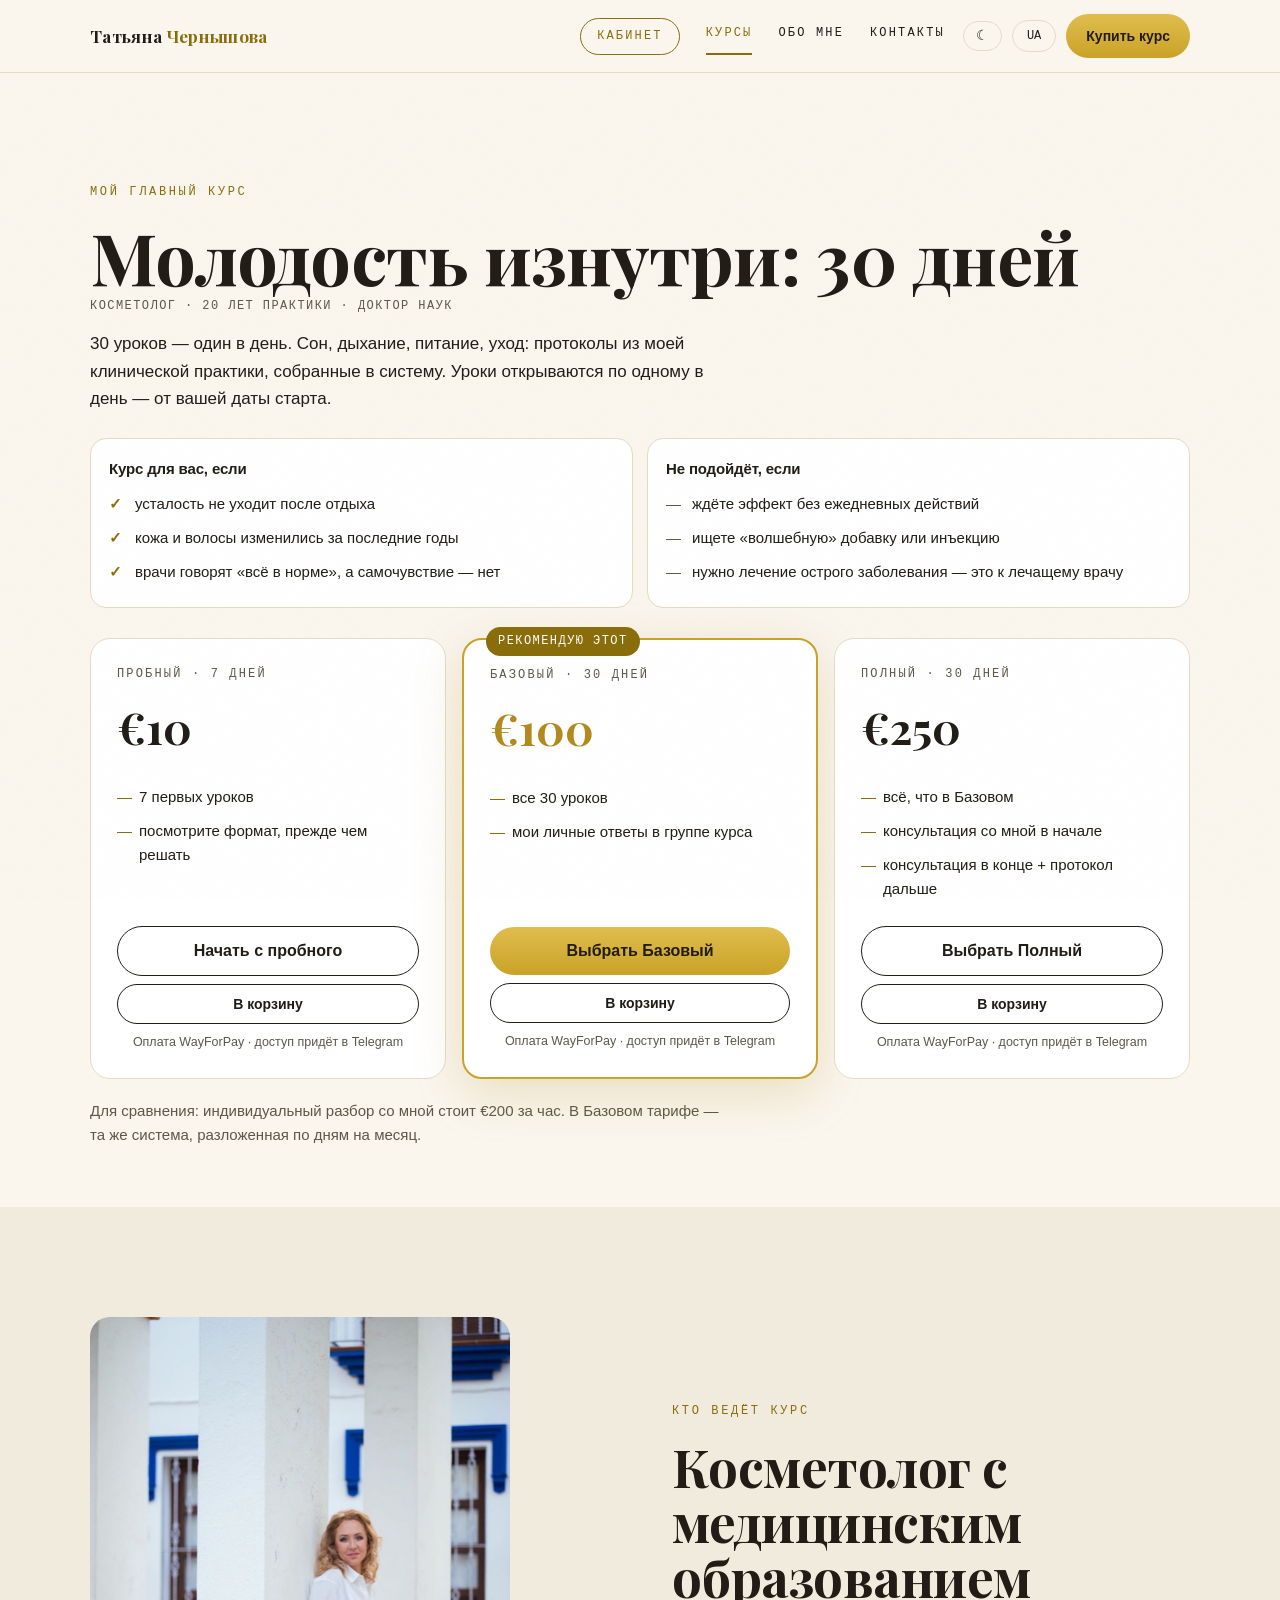
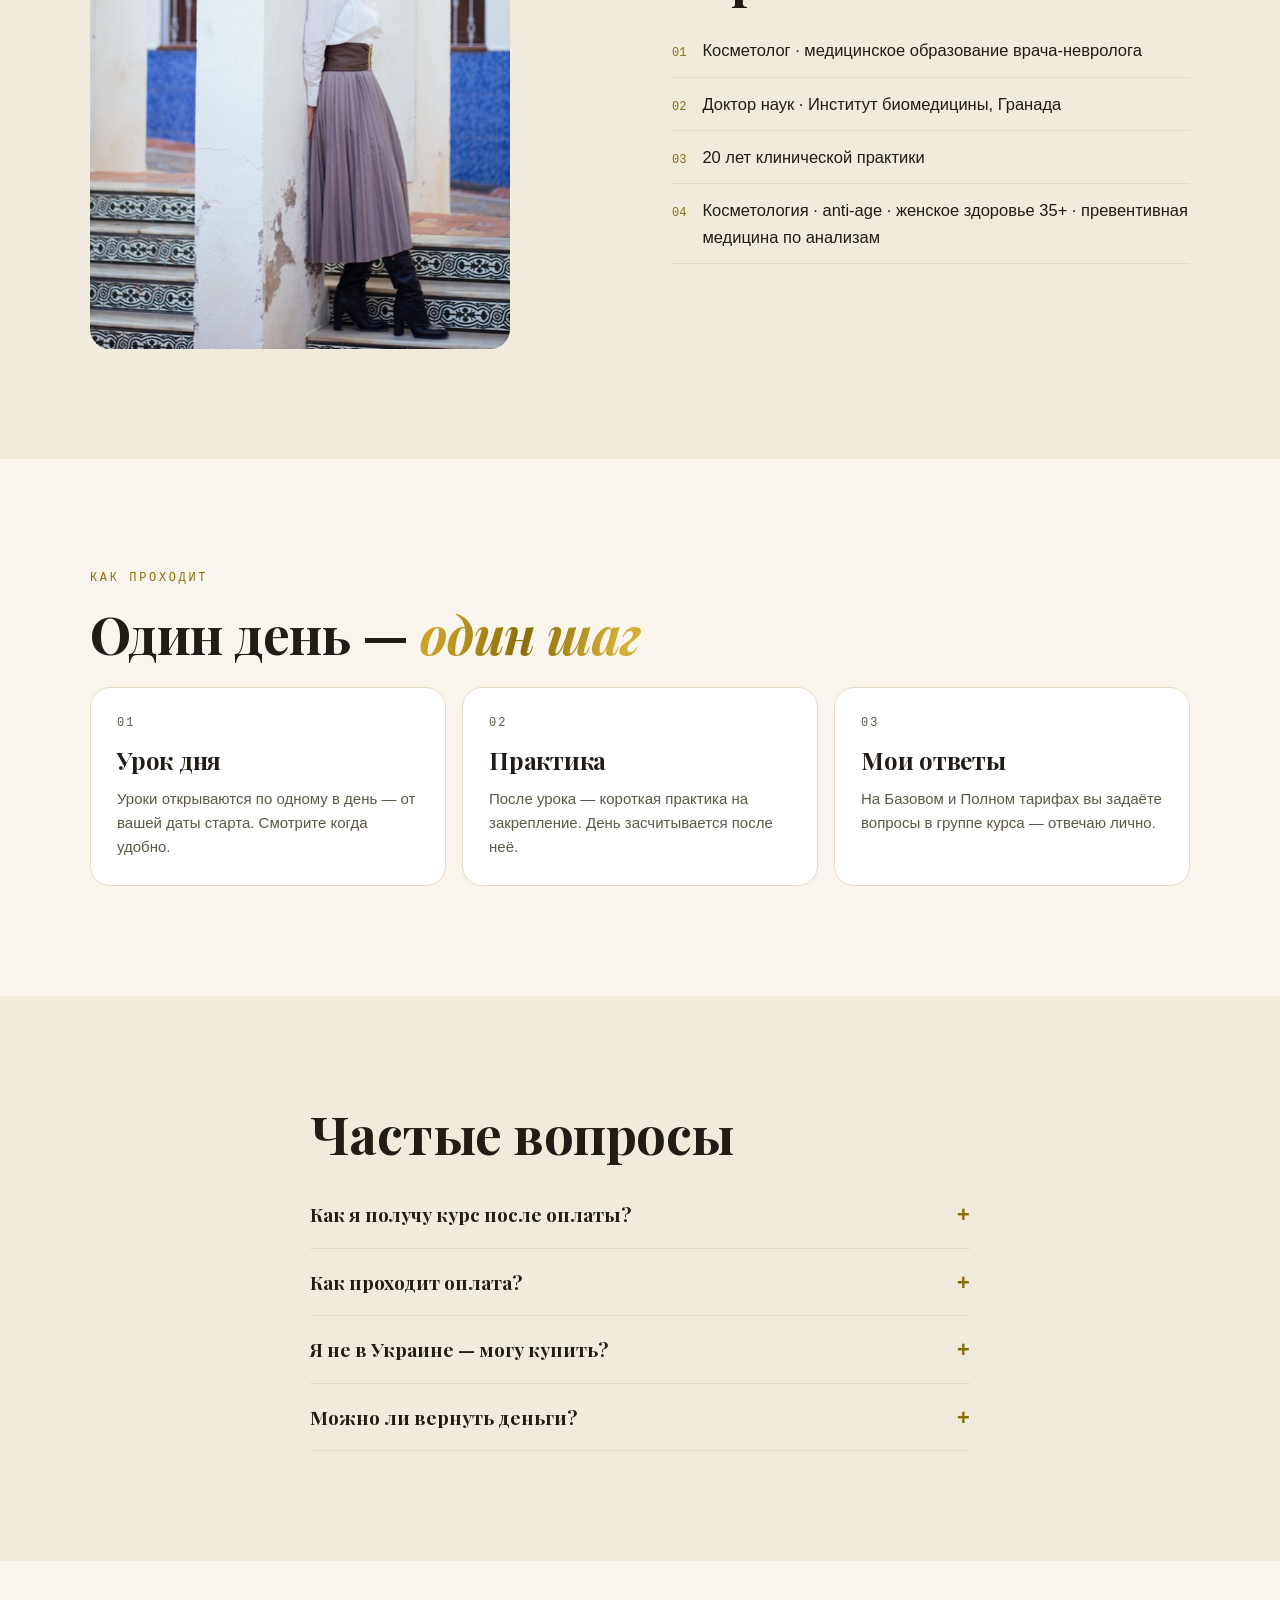
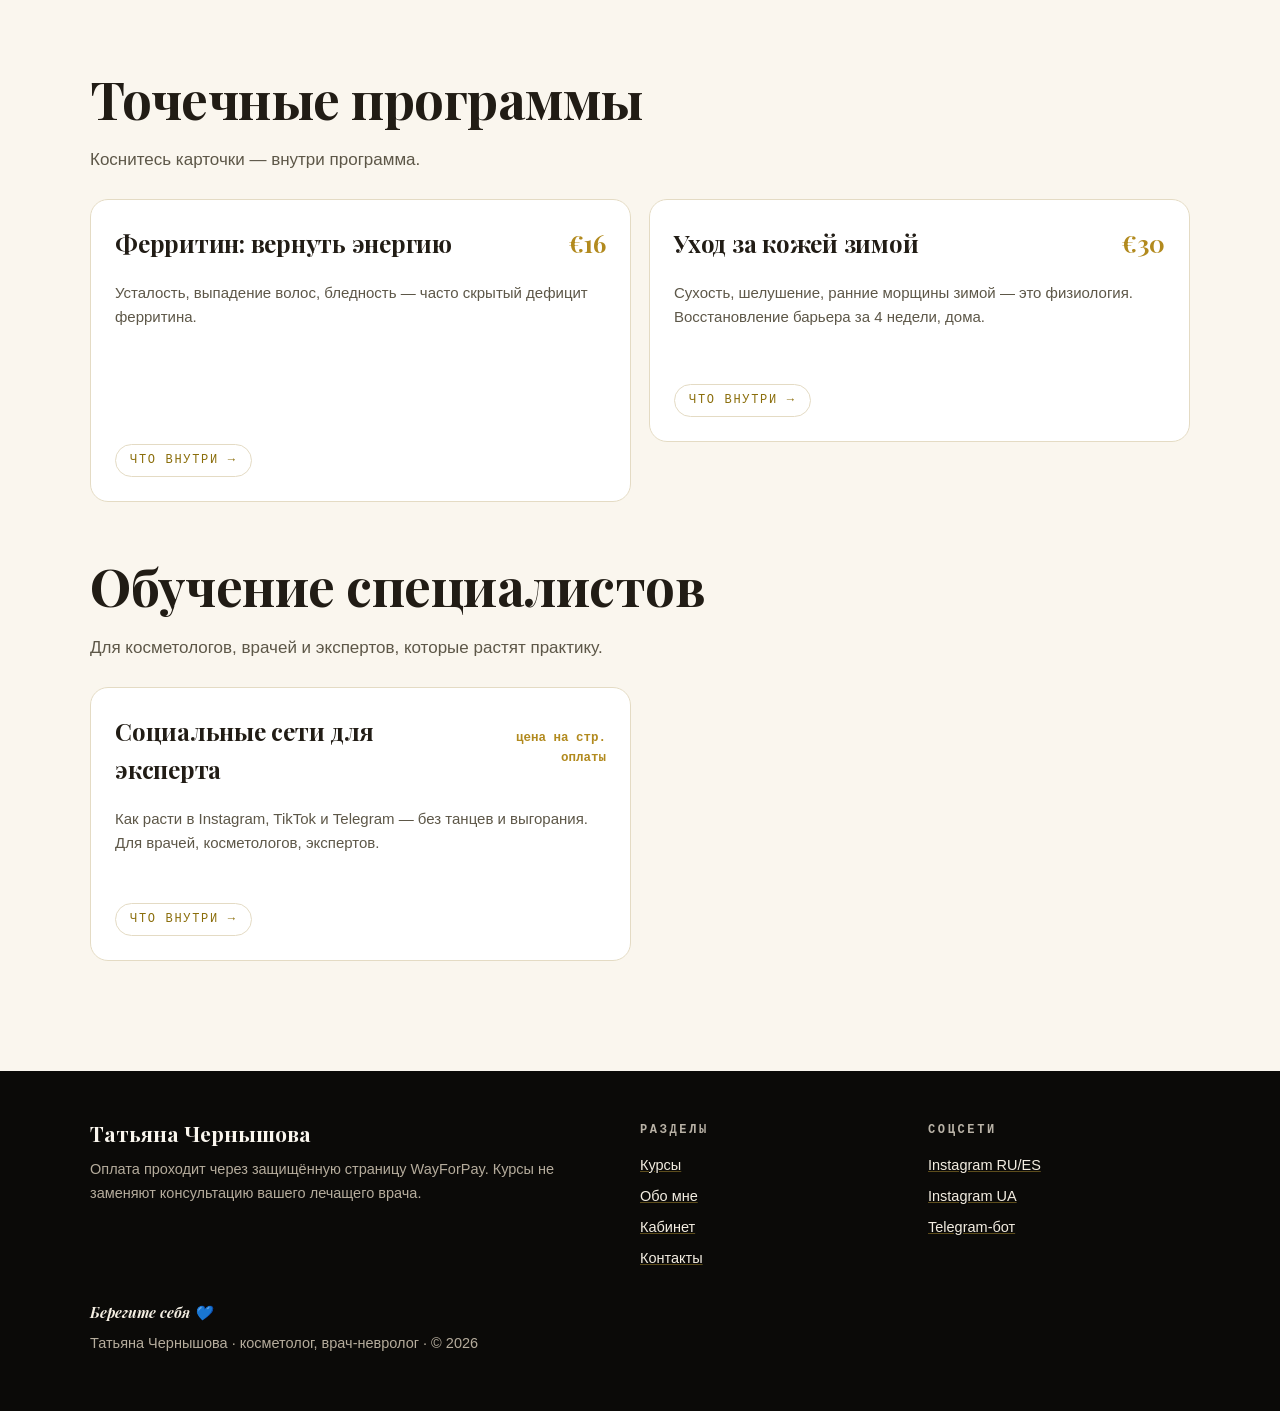
<file: site/courses.html>
<!DOCTYPE html>
<html lang="ru">
<head>
<meta charset="utf-8">
<meta name="viewport" content="width=device-width, initial-scale=1">
<title>Курсы — Татьяна Чернышова</title>
<meta name="description" content="Курс «Молодость изнутри: 30 дней» и точечные программы: ферритин, кожа зимой, соцсети для эксперта.">
<meta property="og:title" content="Курсы Татьяны Чернышовой">
<meta property="og:description" content="«Молодость изнутри: 30 дней» — протоколы из клинической практики. От €10.">
<meta property="og:image" content="https://andrii31che.github.io/chernyshova-shop/site/img/hero.jpg">
<meta property="og:url" content="https://andrii31che.github.io/chernyshova-shop/site/courses.html">
<link rel="icon" href="data:image/svg+xml,<svg xmlns='http://www.w3.org/2000/svg' viewBox='0 0 100 100'><text y='.9em' font-size='90'>🩺</text></svg>">
<link rel="icon" type="image/png" sizes="64x64" href="img/favicon.png">
<link rel="preload" href="fonts/playfair-normal-cyrillic.woff2" as="font" type="font/woff2" crossorigin>
<link rel="preload" href="fonts/playfair-normal-latin.woff2" as="font" type="font/woff2" crossorigin>
<script>try{var _t=localStorage.getItem("theme");if(_t){document.documentElement.dataset.theme=_t}else if(matchMedia("(prefers-color-scheme: dark)").matches){document.documentElement.dataset.theme="dark"}}catch(e){}</script>
<link rel="stylesheet" href="style.css">
</head>
<body data-page="courses">

<header class="top"><div class="wrap top-in">
  <a class="logo" data-keep-lang href="index.html">Татьяна <span>Чернышова</span></a>
  <nav class="main">
    <a class="nav-cab" data-keep-lang data-i18n="nav_cabinet" href="cabinet.html">Кабинет</a>
    <a class="here" data-keep-lang data-i18n="nav_courses" href="courses.html">Курсы</a>
    <a data-keep-lang data-i18n="nav_about" href="about.html">Обо мне</a>
    <a data-keep-lang data-i18n="nav_contacts" href="contacts.html">Контакты</a>
  </nav>
  <div class="top-cta">
    <button class="theme-t" onclick="toggleTheme()" aria-label="Тема">☾</button>
    <button class="lang-t" id="lang-t" onclick="toggleLang()">UA</button>
    <a class="btn sm" data-i18n="nav_buy" href="#tariffs">Купить курс</a>
    <button class="burger" onclick="openSheet()" aria-label="Меню"><i></i><i></i><i></i></button>
  </div>
</div></header>
<div class="sheet" id="sheet">
  <button class="close" onclick="closeSheet()" aria-label="Закрыть">×</button>
  <button class="lang-t" onclick="toggleLang()">UA</button>
  <button class="theme-t" onclick="toggleTheme()" aria-label="Тема">☾</button>
  <a class="nav-cab" data-keep-lang data-i18n="nav_cabinet" href="cabinet.html">Кабинет</a>
  <a class="here" data-keep-lang data-i18n="nav_courses" href="courses.html">Курсы</a>
  <a data-keep-lang data-i18n="nav_about" href="about.html">Обо мне</a>
  <a data-keep-lang data-i18n="nav_contacts" href="contacts.html">Контакты</a>
</div>

<section id="tariffs" style="padding-bottom:60px">
  <div class="wrap">
    <div class="eyebrow rise" data-i18n="fc_eyebrow">Мой главный курс</div>
    <h1 class="rise d1 h1-sub" data-i18n="c_fl_h2">Молодость изнутри: 30 дней</h1>
    <p class="trust-strip rise d2" data-i18n="c_trust">Косметолог · 20 лет практики · доктор наук</p>
    <p class="rise d2" style="max-width:640px; margin-top:14px" data-i18n="c_fl_p">30 уроков — один в день. Сон, дыхание, питание, уход: протоколы из моей клинической практики, собранные в систему. Уроки открываются по одному в день — от вашей даты старта.</p>
    <div class="fit">
      <div class="col yes">
        <h3 data-i18n="fit_yes_h">Курс для вас, если</h3>
        <ul>
          <li data-i18n="fit_yes1">усталость не уходит после отдыха</li>
          <li data-i18n="fit_yes2">кожа и волосы изменились за последние годы</li>
          <li data-i18n="fit_yes3">врачи говорят «всё в норме», а самочувствие — нет</li>
        </ul>
      </div>
      <div class="col no">
        <h3 data-i18n="fit_no_h">Не подойдёт, если</h3>
        <ul>
          <li data-i18n="fit_no1">ждёте эффект без ежедневных действий</li>
          <li data-i18n="fit_no2">ищете «волшебную» добавку или инъекцию</li>
          <li data-i18n="fit_no3">нужно лечение острого заболевания — это к лечащему врачу</li>
        </ul>
      </div>
    </div>
    <div class="tariffs">
      <div class="tariff">
        <span class="t-name"><span data-i18n="c_t1">Пробный</span> · <span data-i18n="c_t1_d">7 дней</span></span>
        <div class="t-price">€10</div>
        <ul>
          <li data-i18n="c_t1_f1">7 первых уроков</li>
          <li data-i18n="c_t1_f2">посмотрите формат, прежде чем решать</li>
        </ul>
        <button class="btn ghost block" onclick="payFlagship('trial')" data-i18n="c_t1_btn">Начать с пробного</button>
        <button class="btn ghost sm block" style="margin-top:8px" onclick="cartAddUi(this,'trial')" data-i18n="cart_add">В корзину</button>
        <p class="pay-note" data-i18n="pay_note">Оплата WayForPay · доступ придёт в Telegram</p>
      </div>
      <div class="tariff featured">
        <span class="t-badge" data-i18n="c_badge">Рекомендую этот</span>
        <span class="t-name"><span data-i18n="c_t2">Базовый</span> · <span data-i18n="c_t2_d">30 дней</span></span>
        <div class="t-price">€100</div>
        <ul>
          <li data-i18n="c_t2_f1">все 30 уроков</li>
          <li data-i18n="c_t2_f2">мои личные ответы в группе курса</li>
        </ul>
        <button class="btn block" onclick="payFlagship('base')" data-i18n="c_t2_btn">Выбрать Базовый</button>
        <button class="btn ghost sm block" style="margin-top:8px" onclick="cartAddUi(this,'base')" data-i18n="cart_add">В корзину</button>
        <p class="pay-note" data-i18n="pay_note">Оплата WayForPay · доступ придёт в Telegram</p>
      </div>
      <div class="tariff">
        <span class="t-name"><span data-i18n="c_t3">Полный</span> · <span data-i18n="c_t3_d">30 дней</span></span>
        <div class="t-price">€250</div>
        <ul>
          <li data-i18n="c_t3_f1">всё, что в Базовом</li>
          <li data-i18n="c_t3_f2">консультация со мной в начале</li>
          <li data-i18n="c_t3_f3">консультация в конце + протокол дальше</li>
        </ul>
        <button class="btn ghost block" onclick="payFlagship('full')" data-i18n="c_t3_btn">Выбрать Полный</button>
        <button class="btn ghost sm block" style="margin-top:8px" onclick="cartAddUi(this,'full')" data-i18n="cart_add">В корзину</button>
        <p class="pay-note" data-i18n="pay_note">Оплата WayForPay · доступ придёт в Telegram</p>
      </div>
    </div>
    <p class="muted" style="margin-top:20px; font-size:15px; max-width:640px" data-i18n="c_anchor">Для сравнения: индивидуальный разбор со мной стоит €200 за час. В Базовом тарифе — та же система, разложенная по дням на месяц.</p>
  </div>
</section>

<section class="tone">
  <div class="wrap split">
    <img src="img/about.jpg" alt="Татьяна Чернышова" style="border-radius:20px; max-width:420px" loading="lazy">
    <div>
      <div class="eyebrow" data-i18n="c_doc_eyebrow">Кто ведёт курс</div>
      <h2 data-i18n="c_doc_h2">Косметолог с медицинским образованием</h2>
      <ul class="fact-list">
        <li><span class="m">01</span><span data-i18n="a_f1">Косметолог · медицинское образование врача-невролога</span></li>
        <li><span class="m">02</span><span data-i18n="a_f2">Доктор наук · Институт биомедицины, Гранада</span></li>
        <li><span class="m">03</span><span data-i18n="a_f3">20 лет клинической практики</span></li>
        <li><span class="m">04</span><span data-i18n="a_f4">Косметология · anti-age · женское здоровье 35+ · превентивная медицина по анализам</span></li>
      </ul>
    </div>
  </div>
</section>

<section>
  <div class="wrap">
    <div class="eyebrow" data-i18n="c_how_eyebrow">Как проходит</div>
    <h2 data-i18n="c_how_h2">Один день — <em class="acc">один шаг</em></h2>
    <div class="tariffs" style="margin-top:26px">
      <div class="tariff"><span class="t-name">01</span><h3 style="margin-top:8px" data-i18n="c_how1_h">Урок дня</h3><p class="muted" style="font-size:15px" data-i18n="c_how1_p">Уроки открываются по одному в день — от вашей даты старта. Смотрите когда удобно.</p></div>
      <div class="tariff"><span class="t-name">02</span><h3 style="margin-top:8px" data-i18n="c_how2_h">Практика</h3><p class="muted" style="font-size:15px" data-i18n="c_how2_p">После урока — короткая практика на закрепление. День засчитывается после неё.</p></div>
      <div class="tariff"><span class="t-name">03</span><h3 style="margin-top:8px" data-i18n="c_how3_h">Мои ответы</h3><p class="muted" style="font-size:15px" data-i18n="c_how3_p">На Базовом и Полном тарифах вы задаёте вопросы в группе курса — отвечаю лично.</p></div>
    </div>
  </div>
</section>

<section class="tone">
  <div class="wrap narrow faq">
    <h2 data-i18n="faq_h2">Частые вопросы</h2>
    <details><summary data-i18n="faq1_q">Как я получу курс после оплаты?</summary><p data-i18n="faq1_a">Доступ приходит в Telegram. Если после оплаты что-то не пришло — напишите в бот, разберёмся в тот же день.</p></details>
    <details><summary data-i18n="faq2_q">Как проходит оплата?</summary><p data-i18n="faq2_a">Банковской картой через защищённую страницу WayForPay. Данные карты видит только платёжная система.</p></details>
    <details><summary data-i18n="faq3_q">Я не в Украине — могу купить?</summary><p data-i18n="faq3_a">Оплата — банковской картой через WayForPay. Если карта из вашей страны не проходит — напишите в бот, подберём способ.</p></details>
    <details><summary data-i18n="faq5_q">Можно ли вернуть деньги?</summary><p data-i18n="faq5_a">Напишите в бот — разберём вашу ситуацию лично.</p></details>
  </div>
</section>

<section>
  <div class="wrap">
    <h2 data-i18n="c_more_h2">Точечные программы</h2>
    <p class="muted" style="margin-bottom:26px" data-i18n="c_more_p">Коснитесь карточки — внутри программа.</p>
    <div class="grid-2" id="mini-courses"></div>
    <h2 style="margin-top:56px" id="pro" data-i18n="grp_pro">Обучение специалистов</h2>
    <p class="muted" style="margin-bottom:26px" data-i18n="grp_pro_p">Для косметологов, врачей и экспертов, которые растят практику.</p>
    <div class="grid-2" id="pro-courses"></div>
  </div>
</section>

<footer>
  <div class="wrap">
    <div class="cols">
      <div>
        <div class="f-logo">Татьяна Чернышова</div>
        <p style="margin-top:8px" data-i18n="f_note">Оплата проходит через защищённую страницу WayForPay. Курсы не заменяют консультацию вашего лечащего врача.</p>
      </div>
      <div>
        <b class="eyebrow eyebrow--dim" data-i18n="f_nav">Разделы</b>
        <ul>
          <li><a data-keep-lang data-i18n="nav_courses" href="courses.html">Курсы</a></li>
          <li><a data-keep-lang data-i18n="nav_about" href="about.html">Обо мне</a></li>
          <li><a data-keep-lang data-i18n="nav_cabinet" href="cabinet.html">Кабинет</a></li>
          <li><a data-keep-lang data-i18n="nav_contacts" href="contacts.html">Контакты</a></li>
        </ul>
      </div>
      <div>
        <b class="eyebrow eyebrow--dim" data-i18n="f_soc">Соцсети</b>
        <ul>
          <li><a href="https://www.instagram.com/doctor.chernyshova_spain/" target="_blank" rel="noopener">Instagram RU/ES</a></li>
          <li><a href="https://www.instagram.com/doctor.chernyshovatatiana/" target="_blank" rel="noopener">Instagram UA</a></li>
          <li><a href="https://t.me/dr_chernyshova_bot" target="_blank" rel="noopener" onclick="track('site_bot_click','footer')">Telegram-бот</a></li>
        </ul>
      </div>
    </div>
    <p data-i18n="f_sign" style="font-family:var(--serif); font-style:italic; color:var(--ivory); margin-bottom:8px">Берегите себя 💙</p>
    <p>Татьяна Чернышова · косметолог, врач-невролог · © 2026</p>
  </div>
</footer>

<script src="app.js"></script>
<script>
function cartAddUi(btn, id) {
  cartAdd(id);
  btn.textContent = lang === "ua" ? UA.cart_added : "В корзине ✓";
}

/* точечные программы: флип-карточки; данные = витрина COURSES (цены сверены 2026-07-30, ферритин €16 по чекауту) */
const MINI = {
  ru: [
    { t: "Ферритин: вернуть энергию", p: "€16", d: "Усталость, выпадение волос, бледность — часто скрытый дефицит ферритина.",
      back: ["какие анализы сдать — точные цифры", "почему БАДы железа часто не работают", "как поднять и удержать ферритин", "5 уроков + чек-лист анализов"], pay: "ferritin" },
    { t: "Уход за кожей зимой", p: "€30", d: "Сухость, шелушение, ранние морщины зимой — это физиология. Восстановление барьера за 4 недели, дома.",
      back: ["какие компоненты работают, а какие вредят", "что есть и пить, чтобы кожа не обезвоживалась", "5 уроков + протокол ухода"], pay: null },
    { t: "Социальные сети для эксперта", p: "цена на стр. оплаты", d: "Как расти в Instagram, TikTok и Telegram — без танцев и выгорания. Для врачей, косметологов, экспертов.",
      back: ["как выбрать платформу под экспертизу", "структура контента, который читают", "монетизация без агрессивных продаж"], pay: "social", pro: true },
  ],
  ua: [
    { t: "Феритин: повернути енергію", p: "€16", d: "Втома, випадіння волосся, блідість — часто прихований дефіцит феритину.",
      back: ["які аналізи здати — точні цифри", "чому БАДи заліза часто не працюють", "як підняти й утримати феритин", "5 уроків + чек-лист аналізів"], pay: "ferritin" },
    { t: "Фасціальний біль", p: "1000 грн", d: "Коли болить «усе тіло», а аналізи в нормі. 11 уроків: вправи, валик, дихання.",
      back: ["вправи під кожну зону скутості", "самомасаж валиком", "дихання, що знімає напругу"], pay: "fascia" },
    { t: "Книга «Склянка води»", p: "ціна на стор. оплати", d: "Про лімфатичну систему, водний баланс і просту систему підтримки тіла.",
      back: ["чому лімфа — головна система детоксу", "техніки запуску лімфи на 5 хвилин на день", "зв'язок води зі шкірою та енергією"], pay: "book" },
    { t: "Соціальні мережі для експерта", p: "ціна на стор. оплати", d: "Як зростати в Instagram, TikTok і Telegram — без танців і вигорання.",
      back: ["як обрати платформу під експертизу", "структура контенту, який читають", "монетизація без агресивних продажів"], pay: "social", pro: true },
  ],
};
function renderMini() {
  const grid = document.getElementById("mini-courses");
  const proGrid = document.getElementById("pro-courses");
  grid.replaceChildren(); proGrid.replaceChildren();
  const t = lang === "ua"
    ? { buy: UA.c_buy, inbot: UA.c_inbot, flip: UA.c_flip }
    : { buy: "Оплатить", inbot: "Узнать в боте", flip: "что внутри →" };
  MINI[lang].forEach(function (c) {
    const flip = document.createElement("div"); flip.className = "flip";
    const inn = document.createElement("div"); inn.className = "flip-in";
    const front = document.createElement("div"); front.className = "face front";
    const tr = document.createElement("div"); tr.className = "top-row";
    const h = document.createElement("h3"); h.textContent = c.t;
    const pr = document.createElement("span"); pr.className = "price" + (c.p.length > 12 ? " price--note" : ""); pr.textContent = c.p;
    tr.append(h, pr);
    const d = document.createElement("p"); d.className = "desc"; d.textContent = c.d;
    const hint = document.createElement("span"); hint.className = "hint-flip"; hint.textContent = t.flip;
    front.append(tr, d, hint);
    const back = document.createElement("div"); back.className = "face back";
    const bh = document.createElement("h3"); bh.textContent = c.t;
    const ul = document.createElement("ul");
    c.back.forEach(function (x) { const li = document.createElement("li"); li.textContent = x; ul.append(li); });
    back.append(bh, ul);
    if (c.pay) {
      const b = document.createElement("button"); b.className = "btn sm"; b.textContent = t.buy + " →";
      b.addEventListener("click", function () { openPay(PAY[c.pay], c.pay); });
      const b2 = document.createElement("button"); b2.className = "btn ghost sm on-dark"; b2.style.marginLeft = "8px";
      b2.textContent = lang === "ua" ? UA.cart_add : "В корзину";
      b2.addEventListener("click", function () { cartAddUi(b2, c.pay); });
      back.append(b, b2);
    } else {
      const a = document.createElement("a"); a.className = "btn ghost sm on-dark"; a.textContent = t.inbot + " →";
      a.href = BOT_URL; a.target = "_blank"; a.rel = "noopener";
      a.addEventListener("click", function () { track("site_bot_click", "winter"); });
      back.append(a);
    }
    inn.append(front, back);
    flip.append(inn);
    (c.pro ? proGrid : grid).append(flip);
  });
}
renderMini();
document.addEventListener("click", function (e) {
  const f = e.target.closest(".flip");
  if (!f || e.target.closest("a,button")) return;
  f.classList.toggle("tapped");
});
const _origToggle = toggleLang;
toggleLang = function () { _origToggle(); renderMini(); };
</script>
</body>
</html>
</file>
<file: site/style.css>
@font-face {
  font-family: 'Playfair Display';
  font-style: italic;
  font-weight: 700;
  font-display: swap;
  src: url('fonts/playfair-italic-cyrillic.woff2') format('woff2');
  unicode-range: U+0301, U+0400-045F, U+0490-0491, U+04B0-04B1, U+2116;
}
@font-face {
  font-family: 'Playfair Display';
  font-style: italic;
  font-weight: 700;
  font-display: swap;
  src: url('fonts/playfair-italic-latin.woff2') format('woff2');
  unicode-range: U+0000-00FF, U+0131, U+0152-0153, U+02BB-02BC, U+02C6, U+02DA, U+02DC, U+0304, U+0308, U+0329, U+2000-206F, U+20AC, U+2122, U+2191, U+2193, U+2212, U+2215, U+FEFF, U+FFFD;
}
@font-face {
  font-family: 'Playfair Display';
  font-style: normal;
  font-weight: 700;
  font-display: swap;
  src: url('fonts/playfair-normal-cyrillic.woff2') format('woff2');
  unicode-range: U+0301, U+0400-045F, U+0490-0491, U+04B0-04B1, U+2116;
}
@font-face {
  font-family: 'Playfair Display';
  font-style: normal;
  font-weight: 700;
  font-display: swap;
  src: url('fonts/playfair-normal-latin.woff2') format('woff2');
  unicode-range: U+0000-00FF, U+0131, U+0152-0153, U+02BB-02BC, U+02C6, U+02DA, U+02DC, U+0304, U+0308, U+0329, U+2000-206F, U+20AC, U+2122, U+2191, U+2193, U+2212, U+2215, U+FEFF, U+FFFD;
}
/* Татьяна Чернышова — дизайн-система сайта
   Палитра: нейтральная база + ОДИН акцент (бордо), по паттерну топ-клиник */
:root {
  --paper: #faf6ee;      /* шампань — светлая база */
  --paper-2: #f1ebdd;    /* тон секций */
  --card: #ffffff;
  --deep: #0b0a08;       /* чёрно-золотые полосы-якоря */
  --ivory: #f3ede1;      /* текст на тёмных полосах */
  --ink: #211c15;
  --ink-soft: #5d5748;
  --accent: #8a6d0a;     /* золото для мелкого текста (AA 4.6:1) */
  --accent-ink: #6f5808;
  --gold-l: #b28a1e;     /* крупные золотые акценты (large-text 3:1) */
  --gold: #c9a227;
  --gold-dark: #d4af37;  /* золото на тёмных полосах */
  --line: #e4dbc4;
  --serif: "Playfair Display", Georgia, "Times New Roman", serif;
  --sans: -apple-system, BlinkMacSystemFont, "Segoe UI", Roboto, sans-serif;
  --mono: ui-monospace, "SF Mono", Menlo, Consolas, monospace;
}
* { margin: 0; padding: 0; box-sizing: border-box; }
body::after {
  content: ""; position: fixed; inset: 0; pointer-events: none; z-index: 2; opacity: .035;
  background-image: url("data:image/svg+xml,%3Csvg xmlns='http://www.w3.org/2000/svg' width='140' height='140'%3E%3Cfilter id='n'%3E%3CfeTurbulence type='fractalNoise' baseFrequency='.9' numOctaves='2'/%3E%3C/filter%3E%3Crect width='140' height='140' filter='url(%23n)' opacity='.6'/%3E%3C/svg%3E");
}
html { scroll-behavior: smooth; }
body {
  font-family: var(--sans); background: var(--paper); color: var(--ink);
  font-size: 17px; line-height: 1.6; -webkit-font-smoothing: antialiased;
}
img { max-width: 100%; display: block; }
a { color: var(--accent); }
.wrap { max-width: 1140px; margin: 0 auto; padding: 0 20px; }
.narrow { max-width: 700px; }

/* ── типографика ── */
h1, h2, h3, .display { font-family: var(--serif); font-weight: 700; letter-spacing: -.01em; }
h1 { font-size: clamp(42px, 10vw, 96px); line-height: .98; }
h2 { font-size: clamp(30px, 5.5vw, 52px); line-height: 1.06; margin-bottom: 20px; }
h3 { font-size: 24px; margin-bottom: 8px; }
em.acc { font-style: italic; color: var(--gold-l); }
@supports (background-clip: text) or (-webkit-background-clip: text) {
  h1 em.acc, h2 em.acc {
    background: linear-gradient(105deg, #c9a227 10%, #8a6d0a 48%, #d4af37 88%);
    -webkit-background-clip: text; background-clip: text;
    color: transparent; -webkit-text-fill-color: transparent;
  }
}
p { margin-bottom: 15px; }
p:last-child { margin-bottom: 0; }
.muted { color: var(--ink-soft); }
.eyebrow {
  font-family: var(--mono); font-size: 12px; letter-spacing: .22em;
  text-transform: uppercase; color: var(--accent); margin-bottom: 18px;
}

/* ── шапка: капслок-нав + sticky CTA ── */
header.top {
  position: sticky; top: 0; z-index: 40;
  background: color-mix(in srgb, var(--paper) 92%, transparent);
  backdrop-filter: blur(10px); -webkit-backdrop-filter: blur(10px);
  border-bottom: 1px solid var(--line);
}
.top-in { display: flex; align-items: center; gap: 18px; padding-block: 14px; }
.logo { font-family: var(--serif); font-weight: 700; font-size: 17px; color: var(--ink); text-decoration: none; letter-spacing: .02em; white-space: nowrap; }
.logo span { color: var(--accent); }
nav.main { display: none; gap: 26px; margin-left: auto; }
nav.main a {
  font-family: var(--mono); font-size: 12px; letter-spacing: .18em; text-transform: uppercase;
  color: var(--ink); text-decoration: none; padding: 6px 0; border-bottom: 2px solid transparent;
}
nav.main a:hover { border-color: var(--line); }
nav.main a.here { border-color: var(--accent); color: var(--accent); }
nav.main a.nav-cab {
  border: 1.5px solid var(--accent); border-radius: 999px; padding: 8px 16px;
  color: var(--accent); border-bottom-width: 1.5px;
}
nav.main a.nav-cab:hover { background: var(--accent); color: #fff; border-color: var(--accent); }
.top-cta { margin-left: auto; display: flex; align-items: center; gap: 10px; }
.lang-t {
  font-family: var(--mono); font-size: 12px; cursor: pointer; border: 1px solid var(--line);
  background: transparent; color: var(--ink); border-radius: 999px; padding: 8px 14px;
}
.burger { display: inline-flex; flex-direction: column; gap: 5px; background: none; border: none; cursor: pointer; padding: 8px; }
.burger i { width: 22px; height: 2px; background: var(--ink); display: block; }
@media (min-width: 920px) {
  nav.main { display: flex; }
  .burger { display: none; }
  .top-cta { margin-left: 0; }
}
@media (max-width: 559px) {
  .top .lang-t { display: none; }
  .top-in { gap: 10px; }
  .logo { font-size: 15px; }
  .top .btn.sm { padding: 10px 16px; font-size: 13.5px; }
}
/* мобильное меню */
.sheet {
  position: fixed; inset: 0; background: var(--paper); z-index: 60; display: none;
  flex-direction: column; padding: 20px; gap: 6px;
}
.sheet.open { display: flex; }
.sheet .close { align-self: flex-end; font-size: 30px; background: none; border: none; cursor: pointer; color: var(--ink); padding: 6px 12px; }
.sheet a {
  font-family: var(--serif); font-size: 34px; color: var(--ink); text-decoration: none;
  padding: 14px 6px; border-bottom: 1px solid var(--line);
}
.sheet a.here { color: var(--accent); }

/* ── кнопки ── */
.btn {
  display: inline-block; text-decoration: none; text-align: center; cursor: pointer; white-space: nowrap;
  background: linear-gradient(180deg, #e0bd4e, #c9a227); color: #211c15; font-weight: 700; font-size: 16px; font-family: var(--sans);
  padding: 15px 30px; border-radius: 999px; border: none; transition: filter .15s, transform .15s;
}
.btn:hover { filter: brightness(.94); transform: translateY(-1px); }
.btn.ghost { background: transparent; color: var(--ink); border: 1.5px solid var(--ink); }
.btn.ghost:hover { background: var(--ink); color: var(--paper); }
.btn.sm { padding: 11px 20px; font-size: 14px; }
.btn.block { display: block; width: 100%; }
.btn:focus-visible, .lang-t:focus-visible, a:focus-visible, summary:focus-visible, .burger:focus-visible {
  outline: 3px solid var(--accent); outline-offset: 2px;
}

/* ── hero главной: «жидкое золото» ── */
.hero-full {
  position: relative; min-height: 86svh; display: flex; align-items: flex-end; overflow: hidden;
  background:
    radial-gradient(58vw 42vw at 78% 14%, rgba(201,162,39,.30), transparent 62%),
    radial-gradient(44vw 36vw at 8% 86%, rgba(178,138,30,.20), transparent 66%),
    radial-gradient(80vw 54vw at 50% 112%, rgba(212,175,55,.16), transparent 62%),
    linear-gradient(180deg, #f4edda, var(--paper));
}
.hero-full::before {
  content: ""; position: absolute; width: 52vw; height: 52vw; min-width: 380px; min-height: 380px;
  right: -10vw; top: -16vw; border: 1px solid rgba(138,109,10,.38); border-radius: 50%;
  pointer-events: none;
}
.hero-full::after {
  content: ""; position: absolute; width: 52vw; height: 52vw; min-width: 380px; min-height: 380px;
  right: -6vw; top: -10vw; border: 1px solid rgba(138,109,10,.16); border-radius: 50%;
  pointer-events: none;
}
.hero-full .inner { position: relative; z-index: 2; color: var(--ink); padding: 56px 20px 60px; width: 100%; }
.hero-full .eyebrow { color: var(--accent); }
.hero-full h1 { max-width: 800px; }
.hero-full .lead { font-size: clamp(17px, 2.4vw, 21px); max-width: 560px; margin-top: 18px; opacity: .94; }
.hero-full .cta-row { margin-top: 28px; }
.hero-full .btn.ghost { color: var(--ink); border-color: var(--ink); }
.hero-full .btn.ghost:hover { background: var(--ink); color: var(--paper); }
.cta-row { display: flex; flex-wrap: wrap; gap: 12px; }

/* ── бегущая строка якорей ── */
.marquee { background: var(--deep); color: var(--ivory); overflow: hidden; padding: 14px 0; }
.marquee .track { display: flex; gap: 48px; white-space: nowrap; animation: mq 45s linear infinite; width: max-content; }
.marquee span { font-family: var(--serif); font-style: italic; font-size: 17px; opacity: .92; }
.marquee b { color: var(--gold-dark); opacity: .8; font-family: var(--mono); font-weight: 400; }
@keyframes mq { from { transform: translateX(0); } to { transform: translateX(-50%); } }
@media (prefers-reduced-motion: reduce) { .marquee .track { animation: none; } }

/* ── секции ── */
section { padding: clamp(60px, 9vw, 110px) 0; }
section.tone { background: var(--paper-2); }
section.dark { background: var(--deep); color: var(--ivory); }
section.dark .muted { color: #b5ac9c; }
section.dark h2 em.acc { color: var(--gold-dark); }

/* ── бланк анализов (сигнатура) ── */
.blank {
  background: #fffdf8; color: #211c15; border: 1px solid var(--gold); border-radius: 16px;
  padding: 22px 22px 16px; font-family: var(--mono); font-size: 14px;
  box-shadow: 0 18px 60px rgba(33,28,21,.14); max-width: 560px;
}
.blank-head { font-size: 11px; letter-spacing: .14em; text-transform: uppercase; color: #6b6353; border-bottom: 1px dashed #e0d7c2; padding-bottom: 10px; }
.blank-row { display: flex; align-items: baseline; gap: 12px; padding: 11px 0; border-bottom: 1px dashed #e0d7c2; }
.blank-row:last-child { border-bottom: none; }
.blank-row .name { flex: 1; }
.blank-row .val { font-weight: 700; }
.blank-row .ref { color: #6b6353; font-size: 13px; }
.val.low { color: #8a6d0a; }
.val.ok { color: #3d6b50; }
.split { display: grid; gap: 34px; align-items: center; }
@media (min-width: 760px) { .split { grid-template-columns: 1fr 1fr; gap: 44px; } }
@media (min-width: 1020px) { .split { gap: 64px; } }

/* ── карточки курсов (флип по референсу Skinney) ── */
.grid-2 { display: grid; gap: 18px; }
@media (min-width: 720px) { .grid-2 { grid-template-columns: 1fr 1fr; } }
.flip { perspective: 1200px; min-height: 240px; }
.flip-in { position: relative; display: grid; width: 100%; min-height: 240px; transition: transform .55s; transform-style: preserve-3d; }
.flip:hover .flip-in, .flip.tapped .flip-in, .flip:focus-within .flip-in { transform: rotateY(180deg); }
.face {
  grid-area: 1 / 1; backface-visibility: hidden; -webkit-backface-visibility: hidden;
  border-radius: 18px; padding: 24px; display: flex; flex-direction: column;
}
.face.front { background: var(--card); border: 1px solid var(--line); }
.face.back { background: var(--deep); color: var(--ivory); transform: rotateY(180deg); }
.face .top-row { display: flex; justify-content: space-between; align-items: baseline; gap: 10px; margin-bottom: 10px; }
.face .price { font-family: var(--serif); font-size: 24px; font-weight: 700; color: var(--gold-l); }
.face .price--note { font-family: var(--mono); font-size: 12.5px; max-width: 140px; text-align: right; }
.face.back .price { color: var(--gold-dark); }
.face .desc { color: var(--ink-soft); font-size: 15px; flex: 1; }
.face.back .desc { color: #cfc8bb; }
.face .hint-flip { font-family: var(--mono); font-size: 12px; letter-spacing: .14em; text-transform: uppercase; color: var(--accent); margin-top: 14px; border: 1px solid var(--line); border-radius: 999px; padding: 6px 14px; align-self: flex-start; }
.face ul { list-style: none; margin: 0 0 14px; }
.face li { padding: 3px 0 3px 18px; position: relative; font-size: 14.5px; }
.face li::before { content: "—"; position: absolute; left: 0; color: var(--gold-dark); }

/* ── тарифы ── */
.tariffs { display: grid; gap: 16px; margin-top: 30px; }
@media (max-width: 919px) { .tariffs { max-width: 640px; } }
@media (min-width: 920px) { .tariffs { grid-template-columns: repeat(3, 1fr); align-items: stretch; } }
.tariff { background: var(--card); border: 1px solid var(--line); border-radius: 20px; padding: 26px; position: relative; display: flex; flex-direction: column; }
.tariff.featured { border: 2px solid var(--gold); box-shadow: 0 14px 50px rgba(178,138,30,.22); }
.tariff .t-badge {
  position: absolute; top: -13px; left: 22px; background: var(--accent); color: #fff;
  font-family: var(--mono); font-size: 12px; letter-spacing: .12em; text-transform: uppercase;
  padding: 5px 12px; border-radius: 999px;
}
.tariff .t-name { font-family: var(--mono); font-size: 12px; letter-spacing: .18em; text-transform: uppercase; color: var(--ink-soft); }
.tariff .t-price { font-family: var(--serif); font-size: 44px; font-weight: 700; margin: 8px 0 4px; }
.tariff.featured .t-price { color: var(--gold-l); }
.tariff ul { list-style: none; margin: 14px 0 20px; flex: 1; }
.tariff li { padding: 5px 0 5px 22px; position: relative; font-size: 15px; }
.tariff li::before { content: "—"; position: absolute; left: 0; color: var(--accent); }

/* ── кабинет ── */
.cab-shell { background: var(--card); border: 1px solid var(--line); border-radius: 22px; overflow: hidden; box-shadow: 0 18px 60px rgba(28,26,23,.1); }
.cab-bar { background: var(--deep); color: var(--ivory); padding: 14px 22px; display: flex; justify-content: space-between; align-items: center; font-family: var(--mono); font-size: 12.5px; letter-spacing: .1em; text-transform: uppercase; }
.cab-body { padding: 24px 22px; }
.prog-label { display: flex; justify-content: space-between; font-family: var(--mono); font-size: 13px; margin-bottom: 8px; }
.prog { height: 10px; background: #eadfc6; border-radius: 999px; overflow: hidden; }
.prog i { display: block; height: 100%; background: linear-gradient(90deg, #c9a227, #e0bd4e); border-radius: 999px; transition: width .4s; }
.day-list { list-style: none; margin-top: 20px; }
.day-list li { display: flex; gap: 12px; align-items: center; padding: 12px 4px; border-bottom: 1px dashed var(--line); font-size: 15.5px; }
.day-list li:last-child { border-bottom: none; }
.day-list .n { font-family: var(--mono); font-size: 12px; color: var(--accent); min-width: 52px; }
.day-list .st { margin-left: auto; font-family: var(--mono); font-size: 12px; color: var(--ink-soft); }
.day-list li:not(.lock) .st { border: 1px solid #ad861c; border-radius: 999px; padding: 4px 12px; }
.day-list li.done .st { border-color: #3d6b50; }
.day-list li.done .st { color: #3d6b50; }
.day-list li.lock { opacity: .45; }
.hw { background: var(--paper-2); border-radius: 14px; padding: 16px 18px; margin-top: 16px; font-size: 15px; }
.hw b { display: block; font-family: var(--mono); font-size: 11.5px; letter-spacing: .12em; text-transform: uppercase; color: var(--accent); margin-bottom: 6px; }

/* ── факты, FAQ, футер ── */
.fact-list { list-style: none; }
.fact-list li { display: flex; gap: 16px; align-items: baseline; padding: 13px 0; border-bottom: 1px solid var(--line); font-size: 16.5px; }
.fact-list .m { font-family: var(--mono); font-size: 12px; color: var(--accent); }
.faq details { border-bottom: 1px solid var(--line); padding: 18px 0; }
.faq summary { cursor: pointer; font-family: var(--serif); font-weight: 700; font-size: 19px; list-style: none; position: relative; padding-right: 30px; }
.faq summary::after { content: "+"; position: absolute; right: 0; top: 0; font-family: var(--mono); color: var(--accent); font-size: 22px; }
.faq details[open] summary::after { content: "–"; }
.faq details p { margin-top: 12px; font-size: 17px; color: var(--ink-soft); }
footer { background: var(--deep); color: #b5ac9c; padding: 46px 0 56px; font-size: 14.5px; }
footer a { color: var(--ivory); text-decoration-color: rgba(212,175,55,.4); }
footer .cols { display: grid; gap: 26px; margin-bottom: 26px; }
@media (min-width: 720px) { footer .cols { grid-template-columns: 2fr 1fr 1fr; } }
footer .f-logo { font-family: var(--serif); font-size: 21px; color: var(--paper); }
footer ul { list-style: none; margin-top: 10px; }
footer li { padding: 4px 0; }

/* ── модалка ── */
.modal-bg { position: fixed; inset: 0; background: rgba(28,26,23,.6); display: none; align-items: flex-end; justify-content: center; z-index: 70; padding: 16px; }
.modal-bg.open { display: flex; }
.modal { background: var(--card); border-radius: 20px; padding: 26px 22px; max-width: 460px; width: 100%; }
.modal h3 { font-size: 22px; margin-bottom: 10px; }
.modal p { font-size: 15px; color: var(--ink-soft); }
.modal .btn { margin-top: 10px; }
.modal .skip { display: block; text-align: center; margin-top: 12px; background: none; border: none; color: var(--ink-soft); font-size: 14px; cursor: pointer; width: 100%; }
@media (min-width: 560px) { .modal-bg { align-items: center; } }

/* появление при загрузке */
@keyframes rise { from { opacity: 0; transform: translateY(14px); } to { opacity: 1; transform: none; } }
.rise { animation: rise .6s ease both; }
.rise.d1 { animation-delay: .1s; } .rise.d2 { animation-delay: .2s; } .rise.d3 { animation-delay: .3s; }
@media (prefers-reduced-motion: reduce) { .rise { animation: none; } html { scroll-behavior: auto; } .flip-in { transition: none; } }

/* ── утилитарные классы (вместо инлайнов) ── */
.h1-sub { font-size: clamp(38px, 7vw, 72px); }
.eyebrow--dim { color: #b9b2a6; }
.btn.on-dark { color: var(--paper); border-color: var(--paper); }
.btn.on-dark:hover { background: var(--paper); color: var(--ink); }
.chips { display: flex; flex-wrap: wrap; gap: 10px; align-content: center; }
.chip {
  font-family: var(--mono); font-size: 13px; letter-spacing: .14em; text-transform: uppercase;
  border: 1px solid var(--gold); border-radius: 999px; padding: 12px 20px; color: var(--gold-dark);
}

/* ── личный кабинет ── */
.cart-n { color: inherit; }
.lk-grid { display: grid; gap: 18px; }
@media (min-width: 760px) { .lk-grid { grid-template-columns: 1fr 1fr; align-items: start; } }
.lk-card { background: var(--card); border: 1px solid var(--line); border-radius: 20px; padding: 24px; }
.lk-card h2 { font-size: 24px; }
.lk-card .field { display: flex; gap: 10px; margin-top: 12px; }
.lk-card input[type=text] {
  flex: 1; font: inherit; padding: 12px 16px; border: 1px solid #ad861c;
  border-radius: 999px; background: var(--paper-2); color: var(--ink); min-width: 0;
}
.lk-card input[type=text]:focus-visible { outline: 3px solid var(--accent); outline-offset: 1px; }
.hw-form textarea {
  width: 100%; font: inherit; font-size: 15px; padding: 12px 14px; margin: 6px 0 14px;
  border: 1px solid #ad861c; border-radius: 14px; background: var(--paper);
  color: var(--ink); resize: vertical; min-height: 64px;
}
.hw-form label { font-family: var(--mono); font-size: 12px; letter-spacing: .08em; text-transform: uppercase; color: var(--ink-soft); }
.cart-row { display: flex; align-items: baseline; gap: 12px; padding: 12px 0; border-bottom: 1px dashed var(--line); }
.cart-row .nm { flex: 1; }
.cart-row .pr { font-family: var(--serif); font-weight: 700; white-space: nowrap; }
.cart-row .rm { background: none; border: none; color: var(--ink-soft); cursor: pointer; font-size: 13px; text-decoration: underline; }
.tag-demo { font-family: var(--mono); font-size: 12px; letter-spacing: .1em; text-transform: uppercase; background: var(--paper-2); border: 1px solid var(--gold); border-radius: 8px; padding: 3px 8px; color: var(--ink-soft); }

/* ── сигнатура: пометка врача на бланке ── */
.blank { position: relative; overflow: visible; }
.mark-val { position: relative; display: inline-block; }
.mark-val::after {
  content: ""; position: absolute; inset: -7px -12px;
  border: 2.5px solid var(--gold); border-radius: 50%;
  transform: rotate(-4deg); pointer-events: none;
}
.blank-note {
  font-family: var(--serif); font-style: italic; font-size: 15px;
  color: #8a6d0a; margin-top: 12px; padding-top: 10px;
  border-top: 1px dashed #e0d7c2;
}
.blank-note b { font-family: var(--mono); font-style: normal; font-size: 11px; letter-spacing: .1em; color: #6b6353; }
.hero-full .inner { text-shadow: 0 1px 22px rgba(28,26,23,.45); }
.hero-full .btn { text-shadow: none; }

/* ── CRO: кому подходит + доверие у оплаты ── */
.fit { display: grid; grid-template-columns: 1fr; gap: 14px; margin: 26px 0 8px; }
@media (min-width: 640px) { .fit { grid-template-columns: 1fr 1fr; } }
.fit .col { background: var(--card); border: 1px solid var(--line); border-radius: 16px; padding: 18px; }
.fit h3 { font-family: var(--sans); font-size: 15px; font-weight: 700; margin-bottom: 6px; }
.fit ul { list-style: none; }
.fit li { padding: 5px 0 5px 26px; position: relative; font-size: 15px; }
.fit .yes li::before { content: "✓"; position: absolute; left: 0; color: var(--accent); font-weight: 700; }
.fit .no li::before { content: "—"; position: absolute; left: 0; color: var(--ink-soft); }
.trust-strip {
  font-family: var(--mono); font-size: 12px; letter-spacing: .12em; text-transform: uppercase;
  color: var(--ink-soft); margin: 6px 0 4px;
}
.pay-note { font-size: 12.5px; color: var(--ink-soft); text-align: center; margin-top: 8px; }

/* ── отзывы: аватар-монограмма ── */
.r-head { display: flex; align-items: center; gap: 12px; margin-bottom: 14px; }
.r-ava {
  width: 46px; height: 46px; border-radius: 50%; flex: none;
  background: linear-gradient(135deg, #e0bd4e, #b28a1e); color: #211c15;
  display: flex; align-items: center; justify-content: center;
  font-family: var(--serif); font-weight: 700; font-size: 19px;
}
.r-name { font-weight: 600; font-size: 15px; }
.r-tag { font-family: var(--mono); font-size: 10.5px; letter-spacing: .1em; text-transform: uppercase; color: var(--ink-soft); border: 1px solid var(--line); border-radius: 8px; padding: 2px 8px; margin-left: auto; }

/* ══ тема «вечер»: тёмный люкс (переключатель ☾/☀) ══ */
:root[data-theme="dark"] {
  --paper: #141210; --paper-2: #1c1915; --card: #201c17;
  --ink: #f3ede1; --ink-soft: #b5ac9c;
  --accent: #d4af37; --accent-ink: #b8912e; --gold-l: #e3c15c;
  --line: rgba(212,175,55,.22);
}
:root[data-theme="dark"] .hero-full {
  background:
    radial-gradient(58vw 42vw at 78% 14%, rgba(212,175,55,.26), transparent 62%),
    radial-gradient(44vw 36vw at 8% 86%, rgba(150,98,26,.30), transparent 66%),
    radial-gradient(80vw 54vw at 50% 112%, rgba(227,193,92,.14), transparent 62%),
    var(--deep);
}
:root[data-theme="dark"] .hero-full::before { border-color: rgba(212,175,55,.35); }
:root[data-theme="dark"] .hero-full::after { border-color: rgba(212,175,55,.15); }
@supports (background-clip: text) or (-webkit-background-clip: text) {
  :root[data-theme="dark"] h1 em.acc, :root[data-theme="dark"] h2 em.acc {
    background: linear-gradient(105deg, #e8c766 12%, #b28a1e 46%, #f0d78a 86%);
    -webkit-background-clip: text; background-clip: text;
    color: transparent; -webkit-text-fill-color: transparent;
  }
}
:root[data-theme="dark"] .blank { box-shadow: 0 28px 90px rgba(0,0,0,.55); }
:root[data-theme="dark"] .tariff.featured { box-shadow: 0 0 60px rgba(212,175,55,.16); }
:root[data-theme="dark"] .lk-card input[type=text],
:root[data-theme="dark"] .hw-form textarea,
:root[data-theme="dark"] .day-list li:not(.lock) .st { border-color: rgba(212,175,55,.6); }
:root[data-theme="dark"] .prog { background: #2a251e; }
:root[data-theme="dark"] body::after { opacity: .05; }
.theme-t {
  font-family: var(--mono); font-size: 14px; cursor: pointer; border: 1px solid var(--line);
  background: transparent; color: var(--ink); border-radius: 999px; padding: 7px 12px; line-height: 1;
}
.theme-t:focus-visible { outline: 3px solid var(--accent); outline-offset: 2px; }
@media (max-width: 559px) { .top .theme-t { display: none; } }
</file>
